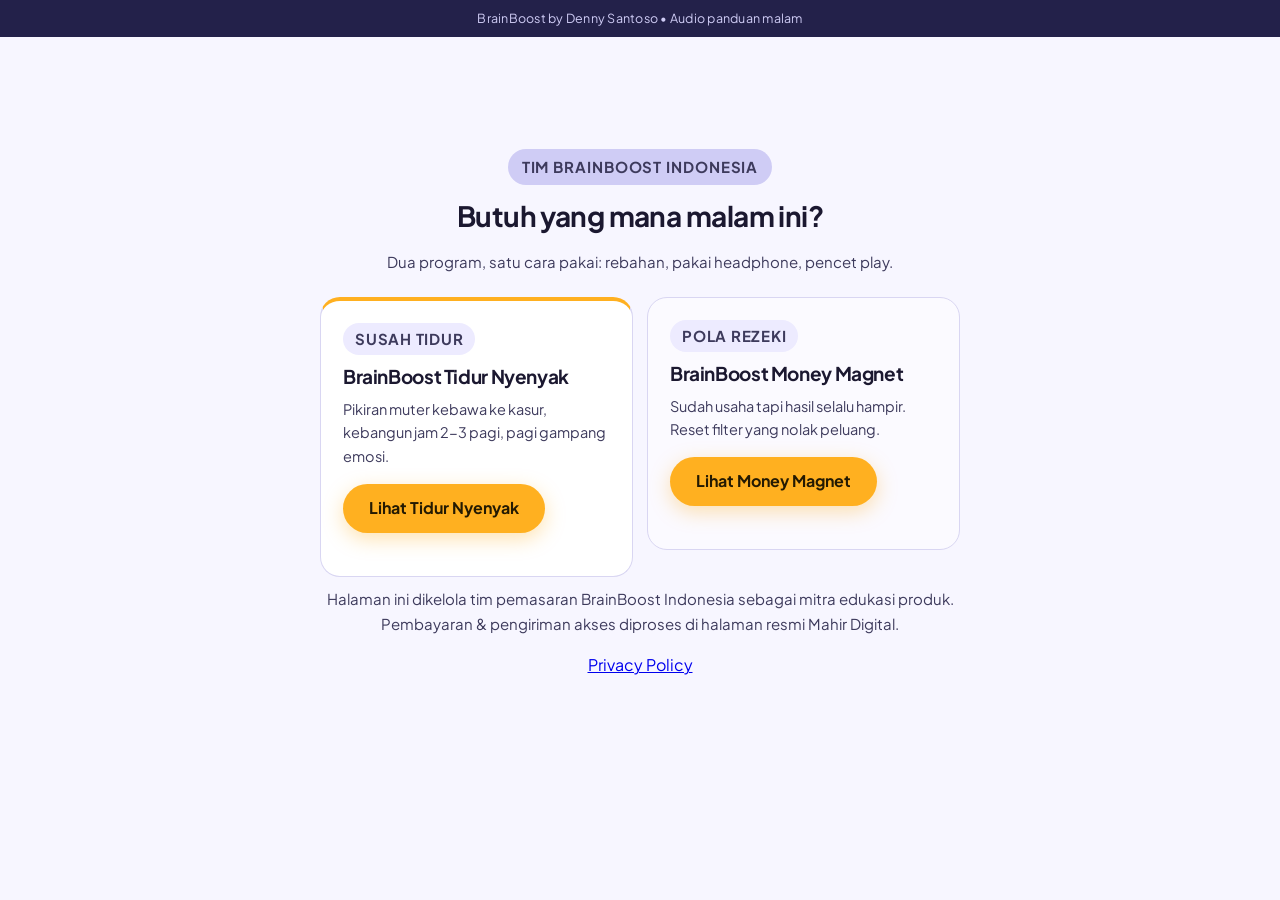
<file: site/index.html>
<!DOCTYPE html>
<html lang="id">
<head>
<meta charset="UTF-8">
<meta name="viewport" content="width=device-width, initial-scale=1.0">
<meta name="theme-color" content="#2E2B5E">
<title>BrainBoost Indonesia — Pilih Program Malam Ini</title>
<meta name="description" content="Pilih program BrainBoost by Denny Santoso: Tidur Nyenyak untuk rutinitas tidur, atau Money Magnet untuk reset filter rezeki.">
<meta name="robots" content="index,follow">
<link rel="icon" href="tidur-nyenyak/assets/favicon.png">
<link rel="preconnect" href="https://fonts.googleapis.com">
<link rel="preconnect" href="https://fonts.gstatic.com" crossorigin>
<link href="https://fonts.googleapis.com/css2?family=Plus+Jakarta+Sans:wght@500;700&display=swap" rel="stylesheet">
<link rel="stylesheet" href="_shared/styles.css">
</head>
<body>

<div class="announce" role="note">
  BrainBoost by Denny Santoso &bull; Audio panduan malam
</div>

<main class="doc">
  <div class="wrap narrow center" style="padding:64px 20px">
    <p class="eyebrow">Tim BrainBoost Indonesia</p>
    <h1 style="font-size:28px">Butuh yang mana malam ini?</h1>
    <p class="lede">Dua program, satu cara pakai: rebahan, pakai headphone, pencet play.</p>

    <div class="paket-grid" style="text-align:left">
      <article class="lapis lapis-a">
        <p class="lapis-tag">Susah tidur</p>
        <h3>BrainBoost Tidur Nyenyak</h3>
        <p style="font-size:14.5px;color:#3d3a5c">Pikiran muter kebawa ke kasur, kebangun jam 2-3 pagi, pagi gampang emosi.</p>
        <p><a class="btn" href="./tidur-nyenyak/">Lihat Tidur Nyenyak</a></p>
      </article>
      <article class="lapis lapis-b" style="border-style:solid">
        <p class="lapis-tag">Pola rezeki</p>
        <h3>BrainBoost Money Magnet</h3>
        <p style="font-size:14.5px;color:#3d3a5c">Sudah usaha tapi hasil selalu hampir. Reset filter yang nolak peluang.</p>
        <p><a class="btn" href="./money-magnet/">Lihat Money Magnet</a></p>
      </article>
    </div>

    <p class="disclaimer">Halaman ini dikelola tim pemasaran BrainBoost Indonesia sebagai mitra edukasi produk. Pembayaran &amp; pengiriman akses diproses di halaman resmi Mahir Digital.</p>
    <nav aria-label="Legal">
      <a href="./_shared/privacy.html">Privacy Policy</a>
    </nav>
  </div>
</main>

</body>
</html>
</file>
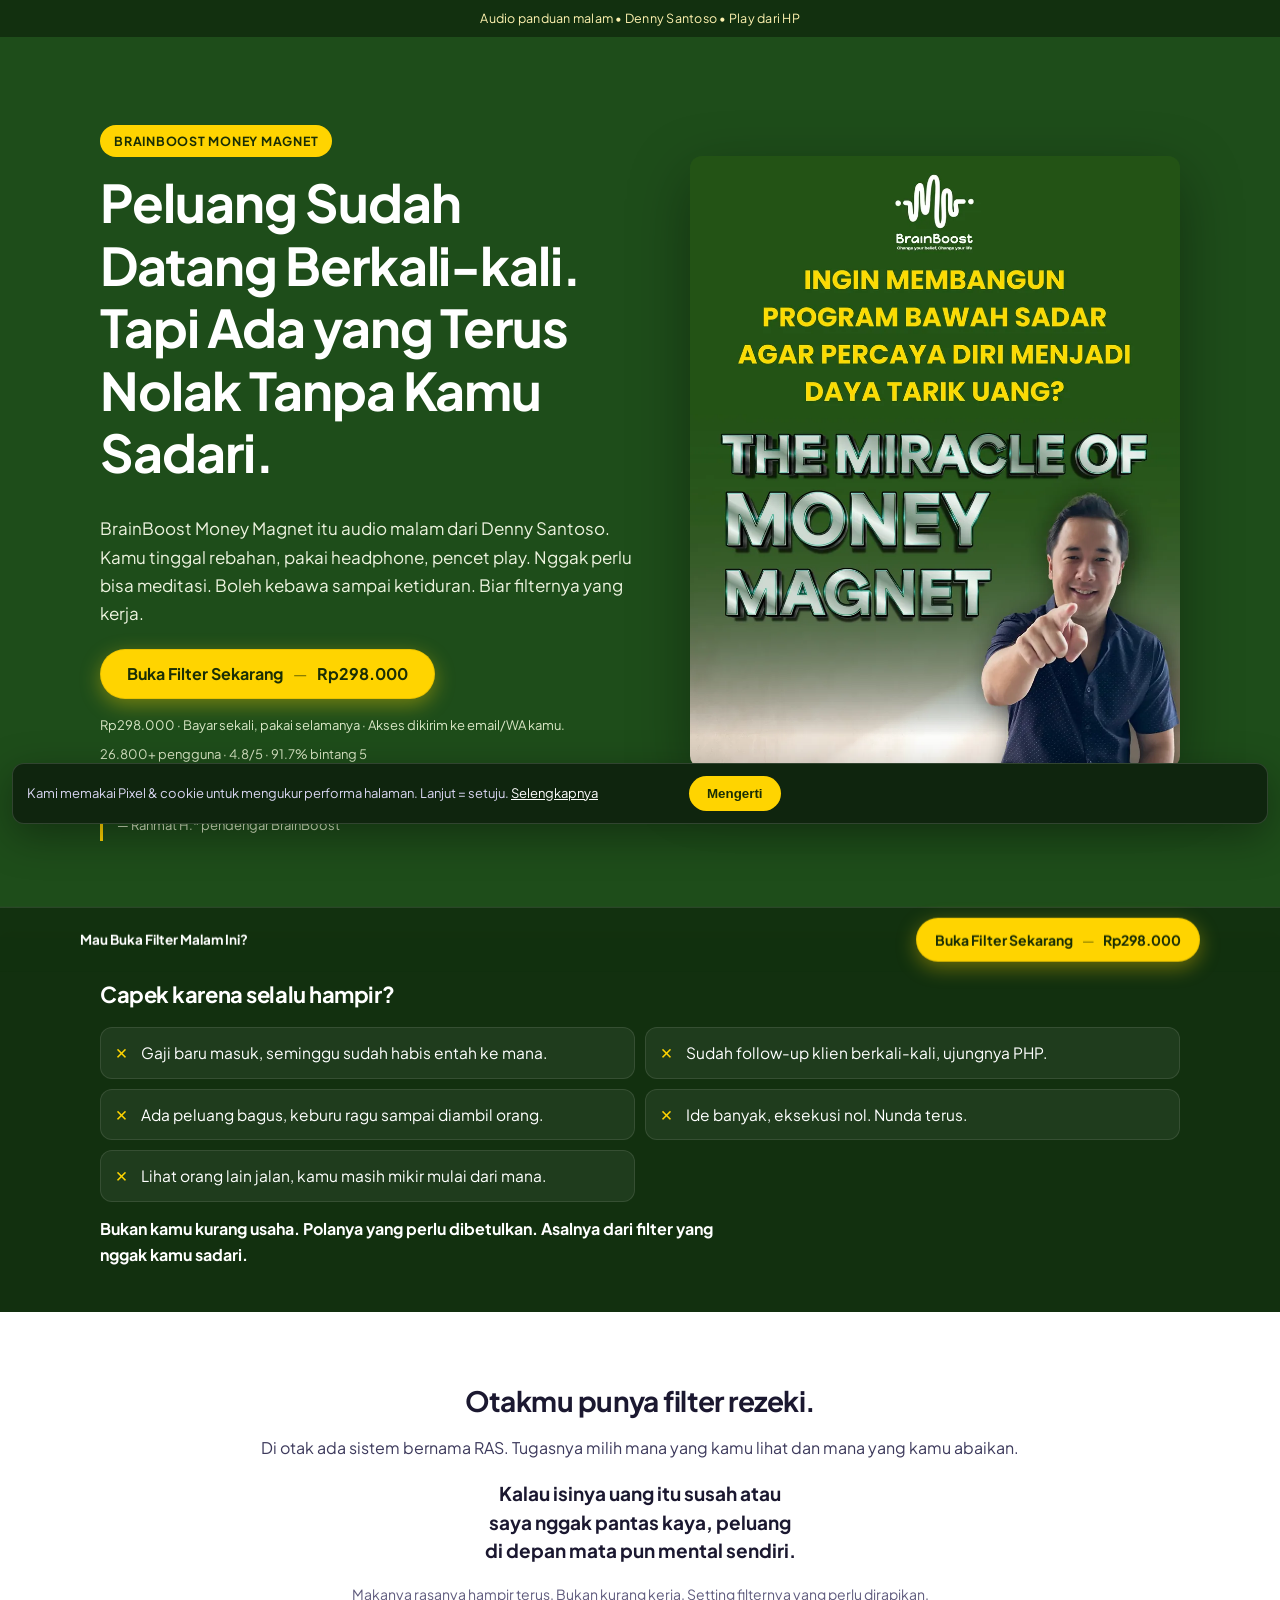
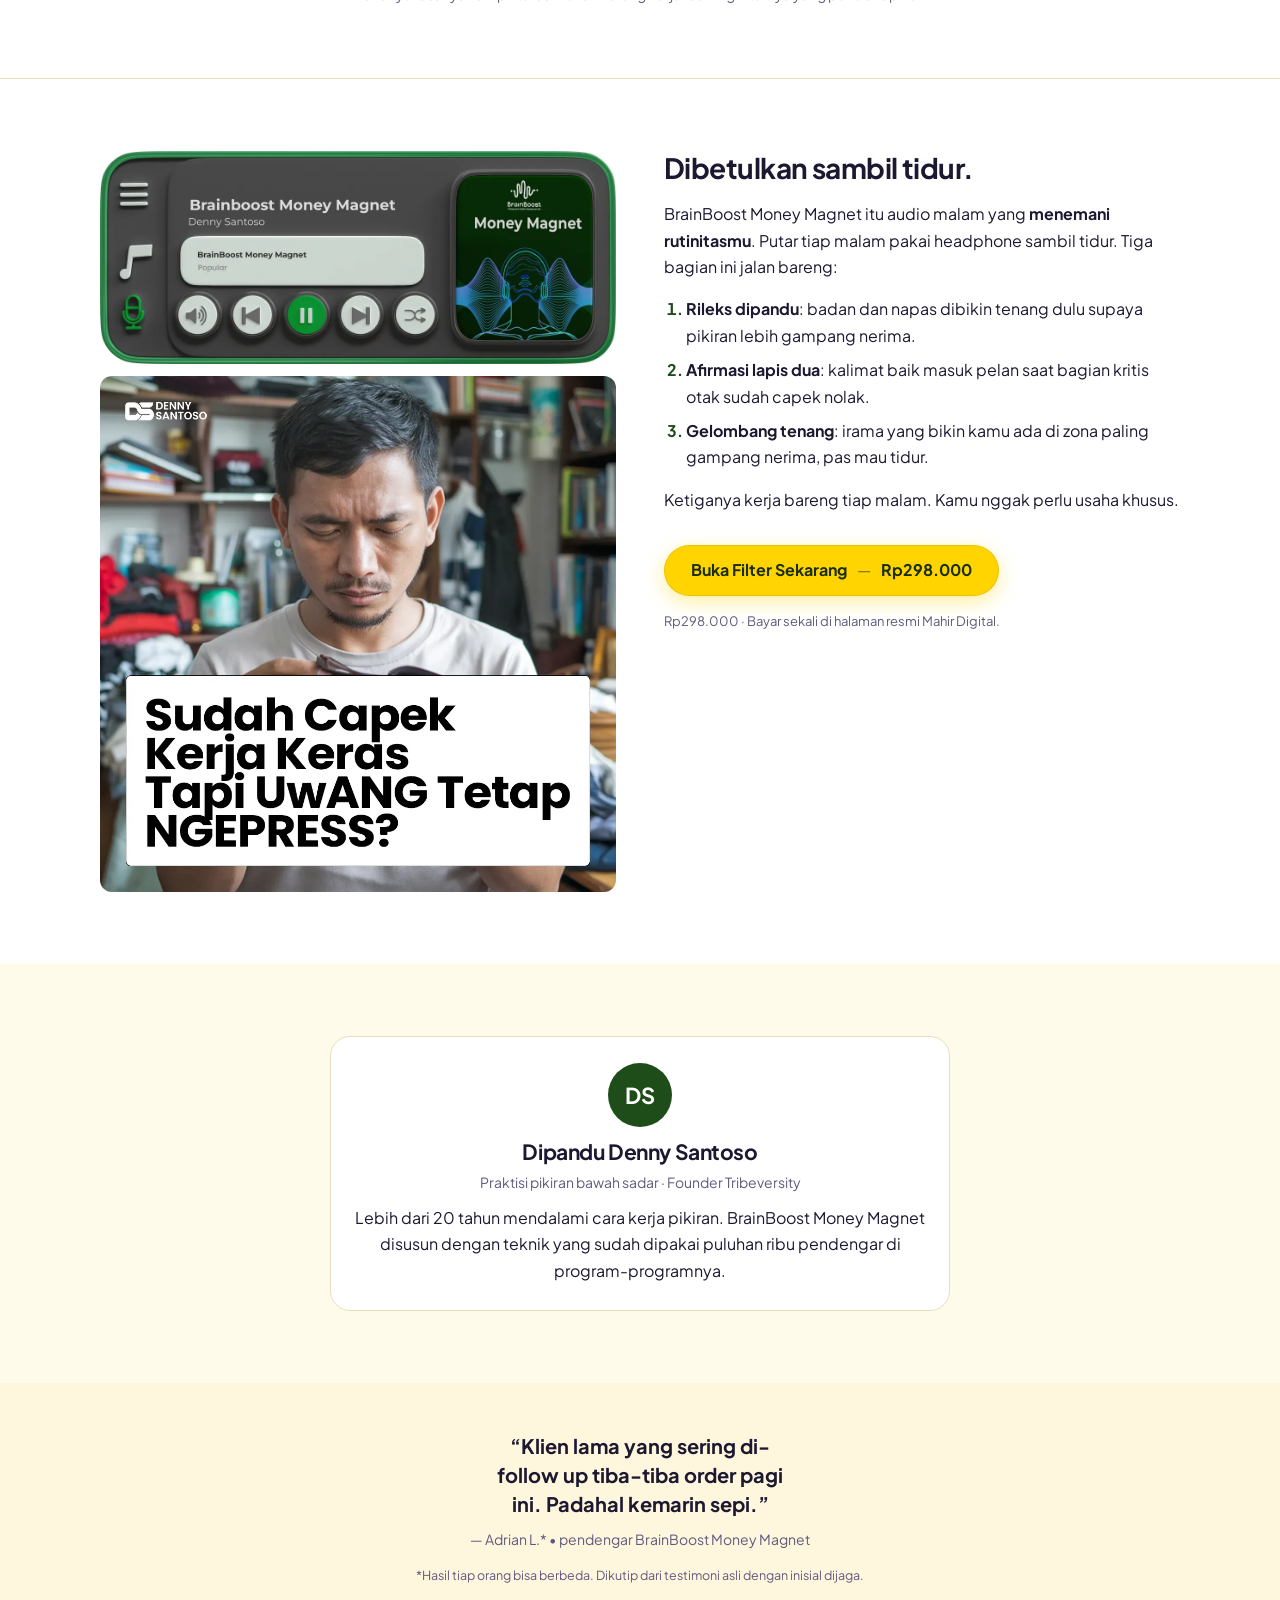
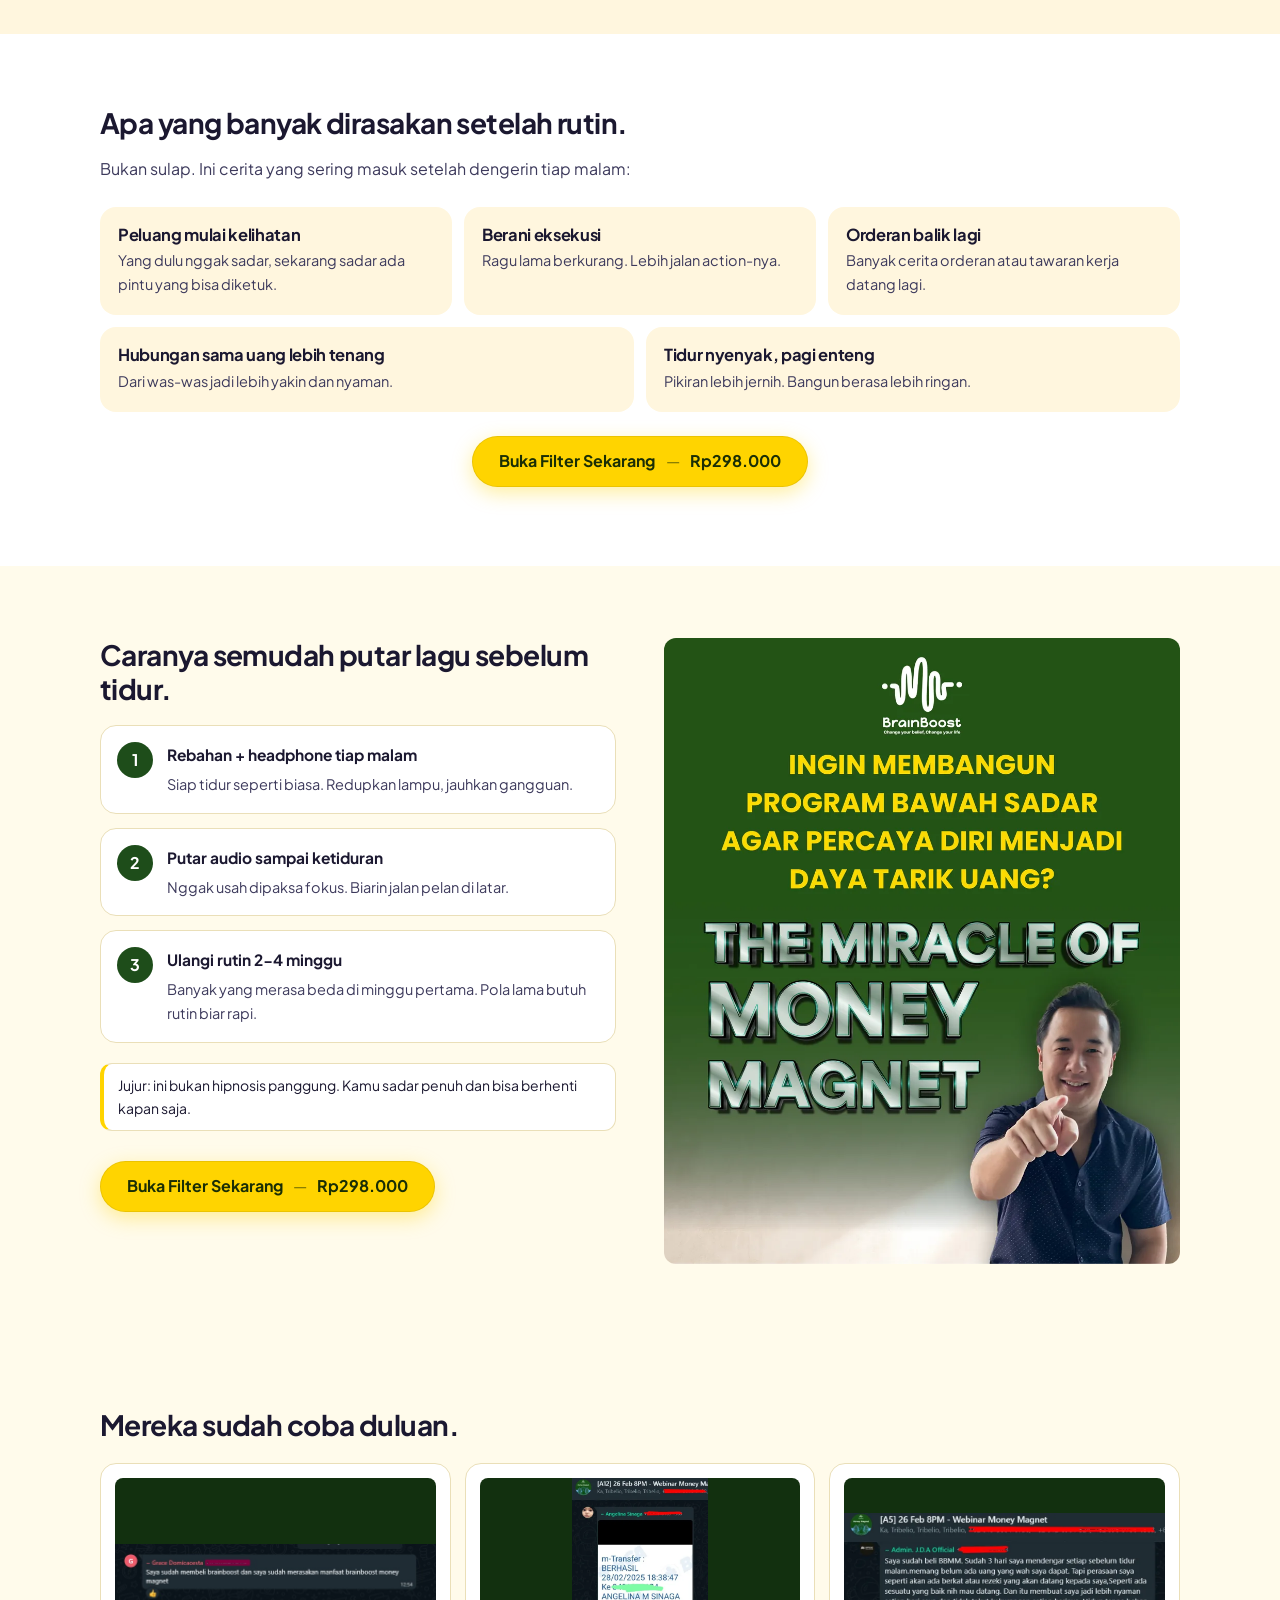
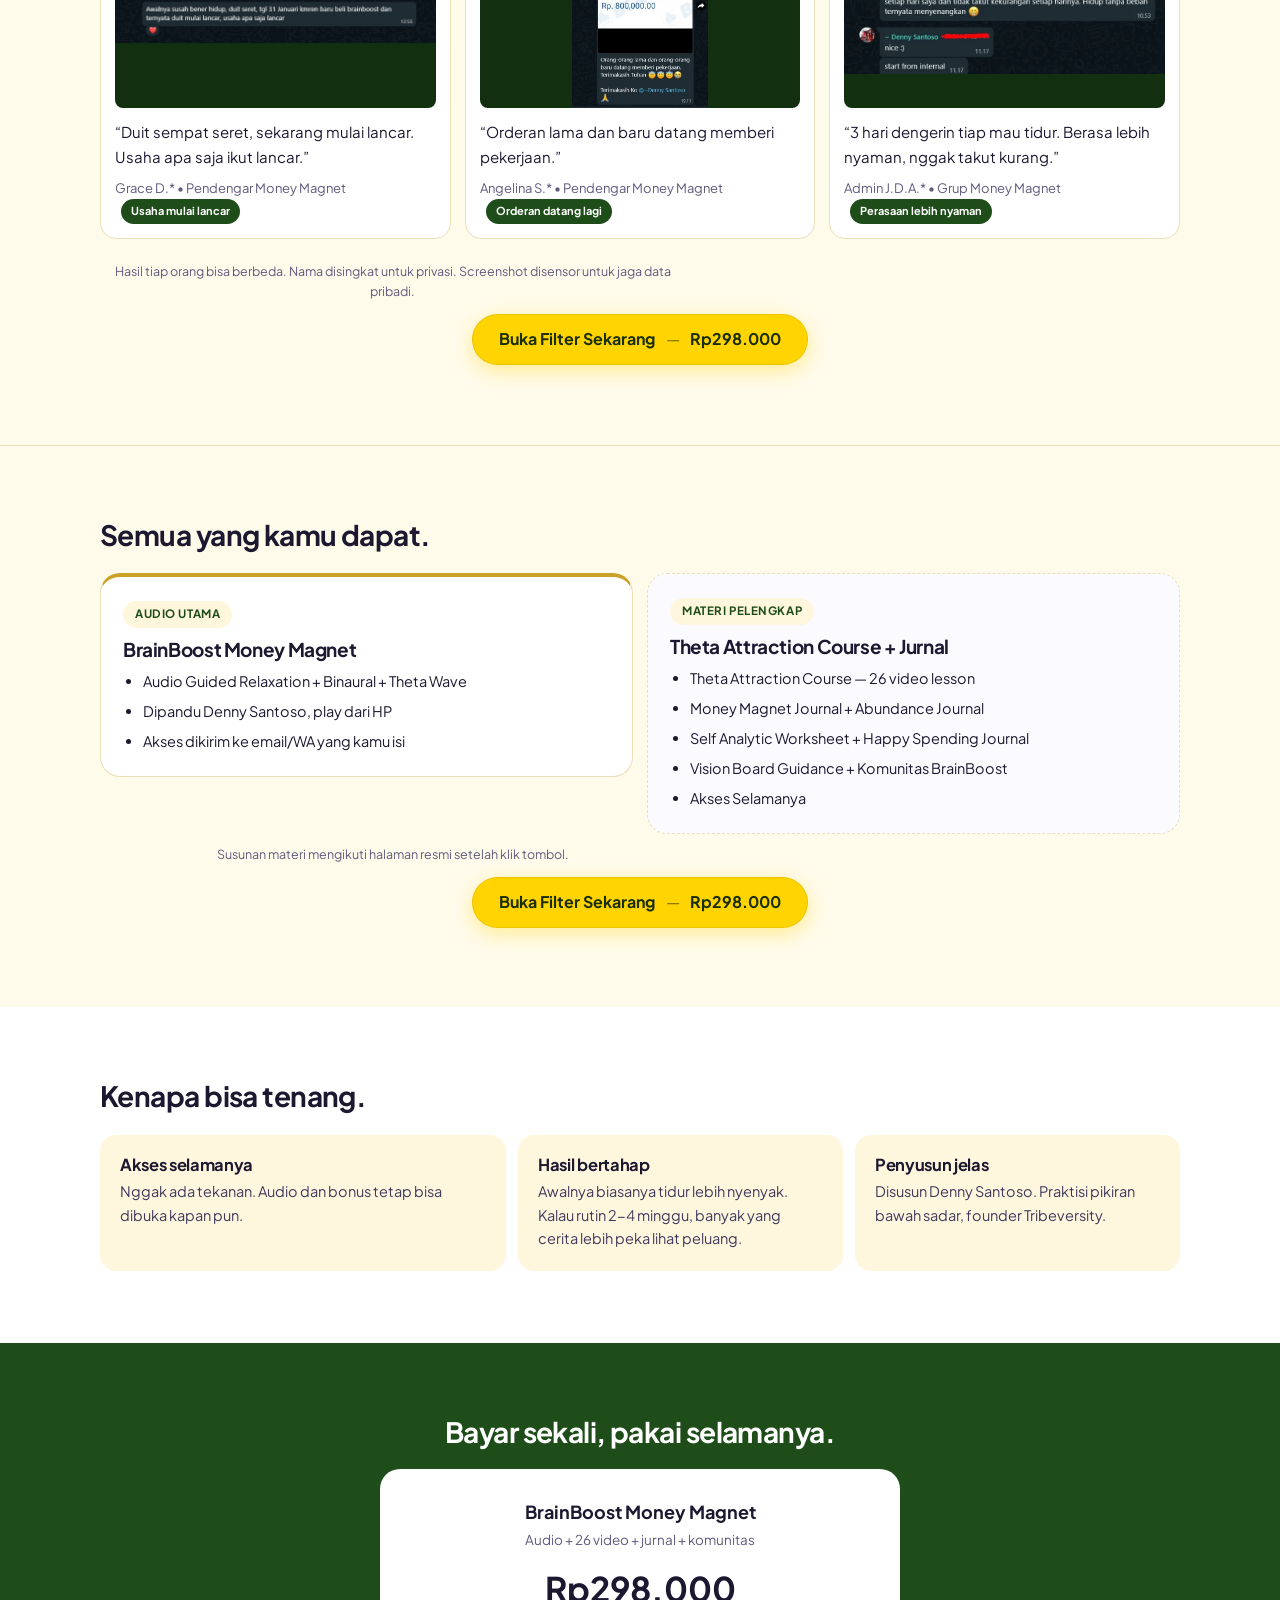
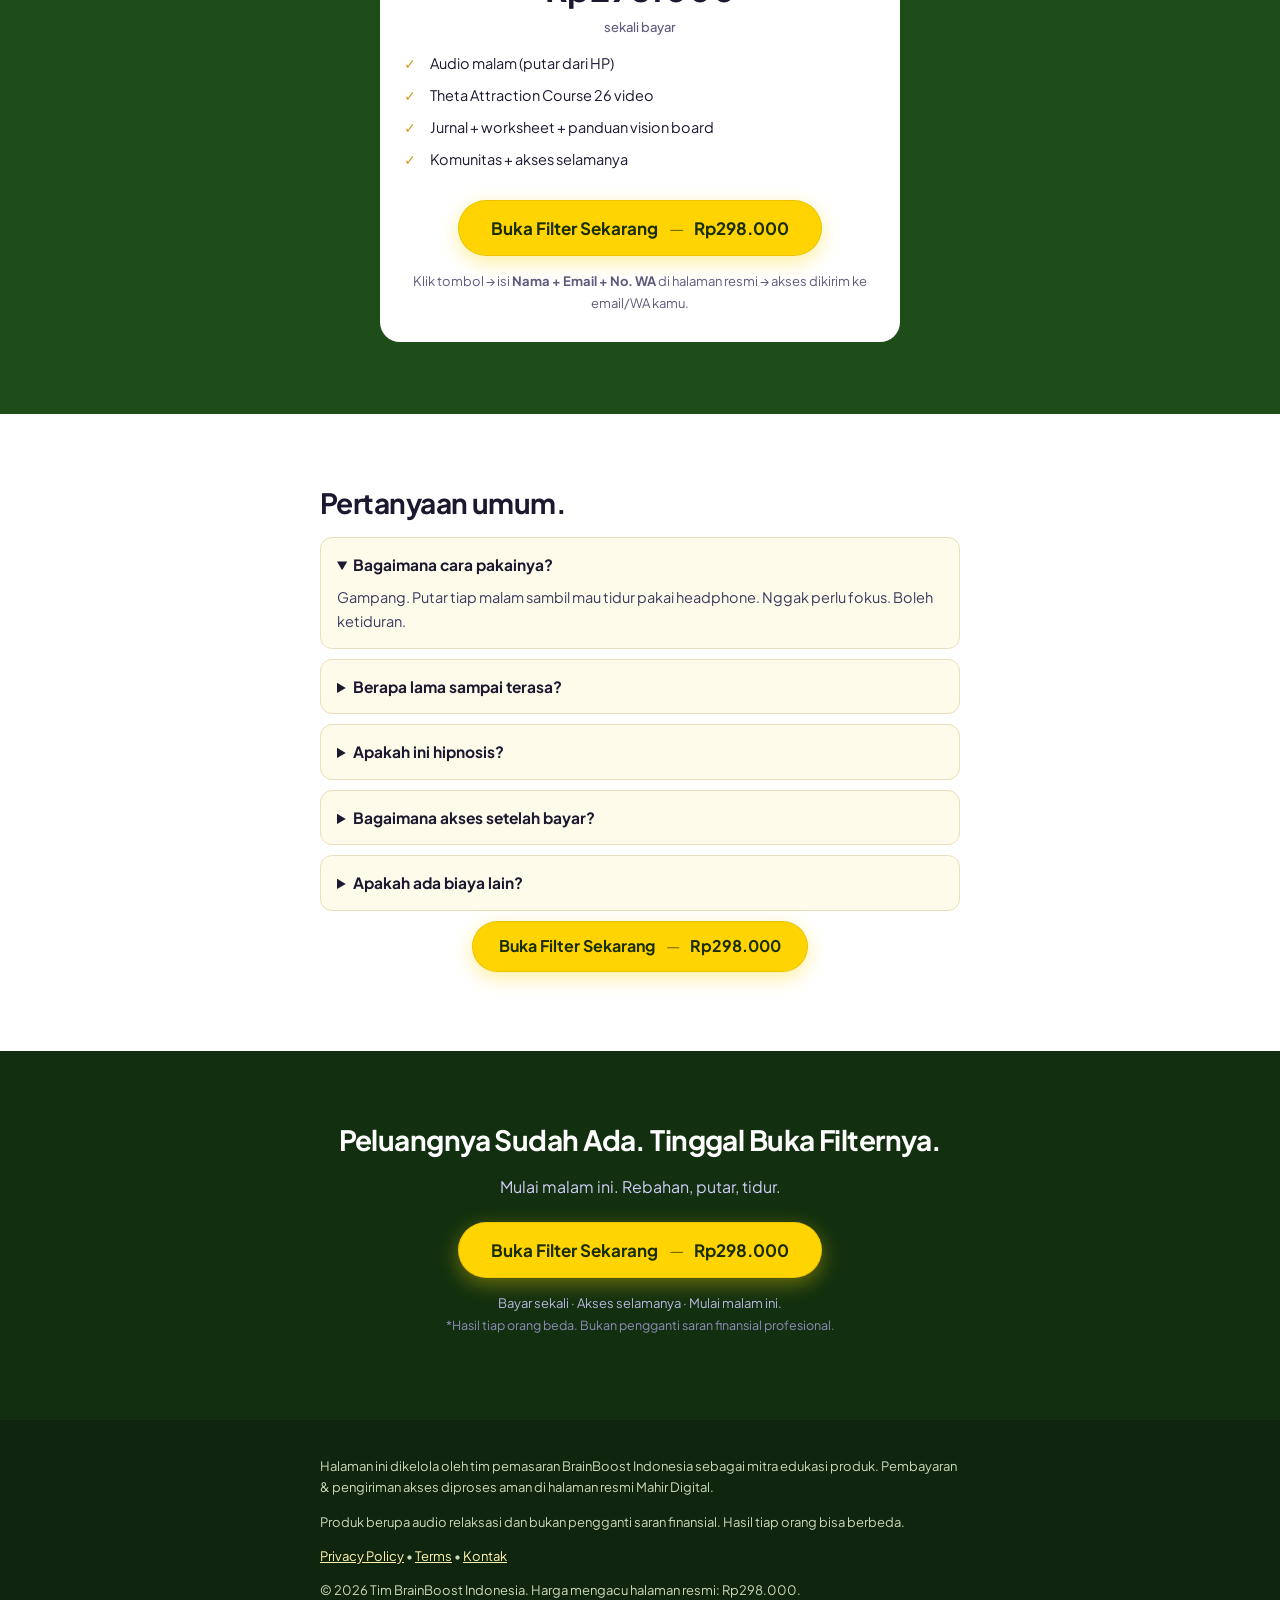
<file: site/money-magnet/index.html>
<!DOCTYPE html>
<html lang="id" data-product="money-magnet">
<head>
<meta charset="UTF-8">
<meta name="viewport" content="width=device-width, initial-scale=1.0">
<meta name="theme-color" content="#2E2B5E">
<title>BrainBoost Money Magnet — Audio Malam Untuk Reset Filter Rezeki | Denny Santoso</title>
<meta name="description" content="BrainBoost Money Magnet by Denny Santoso: audio panduan malam 30-40 menit dengan relaksasi + afirmasi + theta wave. Tinggal rebahan, pakai headphone, pencet play. Rp298.000 sekali bayar.">
<meta property="og:title" content="Peluang Sudah Datang Berkali-kali. Tapi Ada yang Terus Nolak.">
<meta property="og:description" content="Audio panduan malam dari Denny Santoso. Rebahan, pakai headphone, pencet play. Rp298.000 sekali bayar, akses selamanya.">
<meta property="og:type" content="website">
<meta property="og:image" content="assets/hero-money-magnet.webp">
<!-- TODO-DEPLOY: jadikan og:image + favicon URL absolut (https://domain-anda/site/money-magnet/assets/...) setelah custom domain fix agar terbaca scraper WA/FB -->
<link rel="icon" href="assets/favicon.jpg">
<link rel="preconnect" href="https://fonts.googleapis.com">
<link rel="preconnect" href="https://fonts.gstatic.com" crossorigin>
<link href="https://fonts.googleapis.com/css2?family=Plus+Jakarta+Sans:wght@500;700&display=swap" rel="stylesheet">
<link rel="stylesheet" href="../_shared/styles.css">
<style>
  /* Nuansa Money hybrid hijau-krem selaras foto iklan: hero/final/sticky hijau, tengah krem */
  :root{
    --navy:#1E4D1A; --navy-2:#12300F;
    --card:#FFF6DE; --bg:#FFFBEB; --line:#EADFB8; --gold:#C9A227;
    --cta:#FFD400; --cta-ink:#1A2E05;
  }
  .announce{background:var(--navy-2);color:#FFF3B0}
  .eyebrow{background:var(--cta);color:var(--cta-ink)}
  .hero .sub{color:#EDF3DF}
  .hero .micro{color:#D9E6C5}
  .visual-cap{color:#D9E6C5}
  .mini-quote{border-left-color:var(--cta)}
  .mini-quote figcaption{color:#D9E6C5}
  .btn{box-shadow:0 6px 20px rgba(255,212,0,.38);border:1px solid rgba(0,0,0,.08)}
  .sticky{background:rgba(18,48,15,.96);border-top-color:rgba(255,255,255,.14)}
  .footer{background:#0F250E;color:#CBD8B8}
  .footer a{color:#FFF3B0}
  .cookie{background:#0F250E}
  .lapis-a{ border-top-color:var(--gold); }
  .p-list li::before{ color:var(--gold); }
  .hero-visual img{ aspect-ratio:4/5; }
  @media(max-width:767px){ .hero-visual img{ aspect-ratio:auto; } }
  .tcard img{ background:#12300F; }
</style>
<script src="../_shared/config.js" defer></script>
<script src="../_shared/app.js" defer></script>
</head>
<body>

<!-- 1. Announcement tipis -->
<div class="announce" role="note">
  Audio panduan malam &bull; Denny Santoso &bull; Play dari HP
</div>

<header class="hero" id="top">
  <div class="wrap hero-grid">
    <div class="hero-copy">
      <p class="eyebrow">BrainBoost Money Magnet</p>
      <h1 id="headline">Peluang Sudah Datang Berkali-kali. Tapi Ada yang Terus Nolak Tanpa Kamu Sadari.</h1>
      <p class="sub">BrainBoost Money Magnet itu audio malam dari Denny Santoso. Kamu tinggal rebahan, pakai headphone, pencet play. Nggak perlu bisa meditasi. Boleh kebawa sampai ketiduran. Biar filternya yang kerja.</p>

      <div class="cta-block">
        <a class="btn" href="../_shared/lanjut.html" target="_blank" rel="nofollow sponsored noopener" data-cta="hero"><span class="btn-main">Buka Filter Sekarang</span><span class="btn-sep"> &mdash; </span><span class="btn-price">Rp298.000</span></a>
        <p class="micro">Rp298.000 &middot; Bayar sekali, pakai selamanya &middot; Akses dikirim ke email/WA kamu.</p>
      </div>

      <p class="micro">26.800+ pengguna &middot; 4.8/5 &middot; 91.7% bintang 5</p>

      <figure class="mini-quote">
        <blockquote>&ldquo;Saya dengerin 5 hari, orderan proyek mulai ada sampai saat ini.&rdquo;</blockquote>
        <figcaption>&mdash; Rahmat H.* <span class="dim">pendengar BrainBoost</span></figcaption>
      </figure>

    </div>

    <div class="hero-visual">
      <img src="assets/hero-money-magnet.webp" alt="Denny Santoso — BrainBoost Money Magnet, program bawah sadar daya tarik uang" width="1000" height="1213" fetchpriority="high" decoding="async">
      <p class="visual-cap">Audio malam &bull; Rileks + Afirmasi + Gelombang tenang</p>
    </div>
  </div>
</header>

<main>
<!-- 3. Problem 5x -->
<section class="masalah" aria-labelledby="h-masalah">
  <div class="wrap">
    <h2 id="h-masalah">Capek karena selalu hampir?</h2>
    <ul class="masalah-list reveal">
      <li>Gaji baru masuk, seminggu sudah habis entah ke mana.</li>
      <li>Sudah follow-up klien berkali-kali, ujungnya PHP.</li>
      <li>Ada peluang bagus, keburu ragu sampai diambil orang.</li>
      <li>Ide banyak, eksekusi nol. Nunda terus.</li>
      <li>Lihat orang lain jalan, kamu masih mikir mulai dari mana.</li>
    </ul>
    <p class="masalah-close">Bukan kamu kurang usaha. Polanya yang perlu dibetulkan. Asalnya dari filter yang nggak kamu sadari.</p>
  </div>
</section>

<!-- 4. Mekanisme Filter Invisible / RAS -->
<section class="mekanisme" aria-labelledby="h-mekanisme">
  <div class="wrap">
    <h2 id="h-mekanisme">Otakmu punya filter rezeki.</h2>
    <p class="lede">Di otak ada sistem bernama RAS. Tugasnya milih mana yang kamu lihat dan mana yang kamu abaikan.</p>
    <p class="pintu reveal">Kalau isinya uang itu susah atau saya nggak pantas kaya, peluang di depan mata pun mental sendiri.</p>
    <p class="pintu-note">Makanya rasanya hampir terus. Bukan kurang kerja. Setting filternya yang perlu dirapikan.</p>
  </div>
</section>

<!-- 5. Solusi + mockup -->
<section class="solusi" aria-labelledby="h-solusi">
  <div class="wrap split">
    <div class="split-media">
      <img src="assets/mockup-player.webp" alt="Player audio BrainBoost Money Magnet Denny Santoso" width="1200" height="496" loading="lazy" decoding="async">
      <img src="assets/problem-capek.webp" alt="Sudah capek kerja keras tapi uang tetap ngepress — cerminan audiens" width="1000" height="1000" loading="lazy" decoding="async">
    </div>
    <div class="split-copy">
      <h2 id="h-solusi">Dibetulkan sambil tidur.</h2>
      <p>BrainBoost Money Magnet itu audio malam yang <strong>menemani rutinitasmu</strong>. Putar tiap malam pakai headphone sambil tidur. Tiga bagian ini jalan bareng:</p>
      <ol class="tech">
        <li><strong>Rileks dipandu</strong>: badan dan napas dibikin tenang dulu supaya pikiran lebih gampang nerima.</li>
        <li><strong>Afirmasi lapis dua</strong>: kalimat baik masuk pelan saat bagian kritis otak sudah capek nolak.</li>
        <li><strong>Gelombang tenang</strong>: irama yang bikin kamu ada di zona paling gampang nerima, pas mau tidur.</li>
      </ol>
      <p>Ketiganya kerja bareng tiap malam. Kamu nggak perlu usaha khusus.</p>
      <a class="btn" href="../_shared/lanjut.html" target="_blank" rel="nofollow sponsored noopener" data-cta="solusi"><span class="btn-main">Buka Filter Sekarang</span><span class="btn-sep"> &mdash; </span><span class="btn-price">Rp298.000</span></a>
      <p class="micro">Rp298.000 &middot; Bayar sekali di halaman resmi Mahir Digital.</p>
    </div>
  </div>
</section>

<!-- 6. Creator -->
<section class="creator" aria-labelledby="h-creator">
  <div class="wrap">
    <div class="creator-card reveal">
      <div class="creator-mono" aria-hidden="true">DS</div>
      <h2 id="h-creator">Dipandu Denny Santoso</h2>
      <p class="creator-role">Praktisi pikiran bawah sadar &middot; Founder Tribeversity</p>
      <p>Lebih dari 20 tahun mendalami cara kerja pikiran. BrainBoost Money Magnet disusun dengan teknik yang sudah dipakai puluhan ribu pendengar di program-programnya.</p>
    </div>
  </div>
</section>

<!-- Quote break -->
<section class="quote-break" aria-label="Cerita pendengar">
  <div class="wrap">
    <blockquote class="reveal">&ldquo;Klien lama yang sering di-follow up tiba-tiba order pagi ini. Padahal kemarin sepi.&rdquo;</blockquote>
    <p class="quote-by">&mdash; Adrian L.* &bull; pendengar BrainBoost Money Magnet</p>
    <p class="disclaimer">*Hasil tiap orang bisa berbeda. Dikutip dari testimoni asli dengan inisial dijaga.</p>
  </div>
</section>

<!-- 7. Outcome -->
<section class="manfaat" aria-labelledby="h-manfaat">
  <div class="wrap">
    <h2 id="h-manfaat">Apa yang banyak dirasakan setelah rutin.</h2>
    <p class="lede">Bukan sulap. Ini cerita yang sering masuk setelah dengerin tiap malam:</p>
    <div class="grid5 reveal">
      <article><h3>Peluang mulai kelihatan</h3><p>Yang dulu nggak sadar, sekarang sadar ada pintu yang bisa diketuk.</p></article>
      <article><h3>Berani eksekusi</h3><p>Ragu lama berkurang. Lebih jalan action-nya.</p></article>
      <article><h3>Orderan balik lagi</h3><p>Banyak cerita orderan atau tawaran kerja datang lagi.</p></article>
      <article><h3>Hubungan sama uang lebih tenang</h3><p>Dari was-was jadi lebih yakin dan nyaman.</p></article>
      <article><h3>Tidur nyenyak, pagi enteng</h3><p>Pikiran lebih jernih. Bangun berasa lebih ringan.</p></article>
    </div>
    <div class="center">
      <a class="btn" href="../_shared/lanjut.html" target="_blank" rel="nofollow sponsored noopener" data-cta="manfaat"><span class="btn-main">Buka Filter Sekarang</span><span class="btn-sep"> &mdash; </span><span class="btn-price">Rp298.000</span></a>
    </div>
  </div>
</section>

<!-- Cara pakai -->
<section class="cara" aria-labelledby="h-cara">
  <div class="wrap split">
    <div class="split-copy">
      <h2 id="h-cara">Caranya semudah putar lagu sebelum tidur.</h2>
      <ol class="steps">
        <li><span class="num">1</span><div><strong>Rebahan + headphone tiap malam</strong><p>Siap tidur seperti biasa. Redupkan lampu, jauhkan gangguan.</p></div></li>
        <li><span class="num">2</span><div><strong>Putar audio sampai ketiduran</strong><p>Nggak usah dipaksa fokus. Biarin jalan pelan di latar.</p></div></li>
        <li><span class="num">3</span><div><strong>Ulangi rutin 2-4 minggu</strong><p>Banyak yang merasa beda di minggu pertama. Pola lama butuh rutin biar rapi.</p></div></li>
      </ol>
      <p class="jujur">Jujur: ini bukan hipnosis panggung. Kamu sadar penuh dan bisa berhenti kapan saja.</p>
      <a class="btn" href="../_shared/lanjut.html" target="_blank" rel="nofollow sponsored noopener" data-cta="cara"><span class="btn-main">Buka Filter Sekarang</span><span class="btn-sep"> &mdash; </span><span class="btn-price">Rp298.000</span></a>
    </div>
    <div class="split-media">
      <img src="assets/hero-money-magnet.webp" alt="Rutinitas malam BrainBoost Money Magnet" width="1000" height="1213" loading="lazy" decoding="async">
    </div>
  </div>
</section>

<!-- 8. Testimoni -->
<section class="testi" aria-labelledby="h-testi">
  <div class="wrap">
    <h2 id="h-testi">Mereka sudah coba duluan.</h2>
    <div class="testi-grid">
      <article class="tcard reveal">
        <img src="assets/testi-lancar.jpeg" alt="Screenshot testimoni duit seret jadi lancar, usaha ikut lancar" width="650" height="200" loading="lazy" decoding="async">
        <p class="ttext">&ldquo;Duit sempat seret, sekarang mulai lancar. Usaha apa saja ikut lancar.&rdquo;</p>
        <p class="tby">Grace D.* &bull; Pendengar Money Magnet <span class="badge">Usaha mulai lancar</span></p>
      </article>
      <article class="tcard reveal">
        <img src="assets/testi-order.webp" alt="Screenshot testimoni orderan lama dan baru datang memberi pekerjaan" width="467" height="788" loading="lazy" decoding="async">
        <p class="ttext">&ldquo;Orderan lama dan baru datang memberi pekerjaan.&rdquo;</p>
        <p class="tby">Angelina S.* &bull; Pendengar Money Magnet <span class="badge">Orderan datang lagi</span></p>
      </article>
      <article class="tcard reveal">
        <img src="assets/testi-nyaman.webp" alt="Screenshot testimoni perasaan lebih nyaman setelah 3 malam" width="800" height="402" loading="lazy" decoding="async">
        <p class="ttext">&ldquo;3 hari dengerin tiap mau tidur. Berasa lebih nyaman, nggak takut kurang.&rdquo;</p>
        <p class="tby">Admin J.D.A.* &bull; Grup Money Magnet <span class="badge">Perasaan lebih nyaman</span></p>
      </article>
    </div>
    <p class="disclaimer center">Hasil tiap orang bisa berbeda. Nama disingkat untuk privasi. Screenshot disensor untuk jaga data pribadi.</p>
    <div class="center">
      <a class="btn" href="../_shared/lanjut.html" target="_blank" rel="nofollow sponsored noopener" data-cta="testimoni"><span class="btn-main">Buka Filter Sekarang</span><span class="btn-sep"> &mdash; </span><span class="btn-price">Rp298.000</span></a>
    </div>
  </div>
</section>

<!-- 9. Paket full -->
<section class="paket" aria-labelledby="h-paket">
  <div class="wrap">
    <h2 id="h-paket">Semua yang kamu dapat.</h2>
    <div class="paket-grid">
      <article class="lapis lapis-a reveal">
        <p class="lapis-tag">Audio utama</p>
        <h3>BrainBoost Money Magnet</h3>
        <ul>
          <li>Audio Guided Relaxation + Binaural + Theta Wave</li>
          <li>Dipandu Denny Santoso, play dari HP</li>
          <li>Akses dikirim ke email/WA yang kamu isi</li>
        </ul>
      </article>
      <article class="lapis lapis-b reveal">
        <p class="lapis-tag">Materi pelengkap</p>
        <h3>Theta Attraction Course + Jurnal</h3>
        <ul>
          <li>Theta Attraction Course — 26 video lesson</li>
          <li>Money Magnet Journal + Abundance Journal</li>
          <li>Self Analytic Worksheet + Happy Spending Journal</li>
          <li>Vision Board Guidance + Komunitas BrainBoost</li>
          <li>Akses Selamanya</li>
        </ul>
      </article>
    </div>
    <p class="disclaimer">Susunan materi mengikuti halaman resmi setelah klik tombol.</p>
    <div class="center">
      <a class="btn" href="../_shared/lanjut.html" target="_blank" rel="nofollow sponsored noopener" data-cta="paket"><span class="btn-main">Buka Filter Sekarang</span><span class="btn-sep"> &mdash; </span><span class="btn-price">Rp298.000</span></a>
    </div>
  </div>
</section>

<!-- 10. Jaminan 3 kartu -->
<section class="jaminan" aria-labelledby="h-jaminan">
  <div class="wrap">
    <h2 id="h-jaminan">Kenapa bisa tenang.</h2>
    <div class="jgrid">
      <article class="jcard j-lead reveal">
        <h3>Akses selamanya</h3>
        <p>Nggak ada tekanan. Audio dan bonus tetap bisa dibuka kapan pun.</p>
      </article>
      <article class="jcard reveal">
        <h3>Hasil bertahap</h3>
        <p>Awalnya biasanya tidur lebih nyenyak. Kalau rutin 2-4 minggu, banyak yang cerita lebih peka lihat peluang.</p>
      </article>
      <article class="jcard reveal">
        <h3>Penyusun jelas</h3>
        <p>Disusun Denny Santoso. Praktisi pikiran bawah sadar, founder Tribeversity.</p>
      </article>
    </div>
  </div>
</section>

<!-- 11. Harga -->
<section class="harga" aria-labelledby="h-harga">
  <div class="wrap">
    <h2 id="h-harga">Bayar sekali, pakai selamanya.</h2>
    <div class="price-card reveal">
      <p class="p-name">BrainBoost Money Magnet</p>
      <p class="p-sub">Audio + 26 video + jurnal + komunitas</p>
      <p class="p-price">Rp298.000 <span>sekali bayar</span></p>
      <ul class="p-list">
        <li>Audio malam (putar dari HP)</li>
        <li>Theta Attraction Course 26 video</li>
        <li>Jurnal + worksheet + panduan vision board</li>
        <li>Komunitas + akses selamanya</li>
      </ul>
      <a class="btn btn-big" href="../_shared/lanjut.html" target="_blank" rel="nofollow sponsored noopener" data-cta="harga"><span class="btn-main">Buka Filter Sekarang</span><span class="btn-sep"> &mdash; </span><span class="btn-price">Rp298.000</span></a>
      <p class="micro">Klik tombol &rarr; isi <strong>Nama + Email + No. WA</strong> di halaman resmi &rarr; akses dikirim ke email/WA kamu.</p>
    </div>
  </div>
</section>

<!-- 12. FAQ -->
<section class="faq" aria-labelledby="h-faq">
  <div class="wrap narrow">
    <h2 id="h-faq">Pertanyaan umum.</h2>
    <details open>
      <summary>Bagaimana cara pakainya?</summary>
      <p>Gampang. Putar tiap malam sambil mau tidur pakai headphone. Nggak perlu fokus. Boleh ketiduran.</p>
    </details>
    <details>
      <summary>Berapa lama sampai terasa?</summary>
      <p>Beda-beda tiap orang. Banyak yang cerita minggu pertama tidur lebih nyenyak dan pikiran lebih ringan. Untuk pola yang lama, biasanya butuh rutin 2-4 minggu.</p>
    </details>
    <details>
      <summary>Apakah ini hipnosis?</summary>
      <p>Bukan hipnosis panggung. Isinya panduan rileks, afirmasi, dan irama tenang. Kamu sadar penuh dan bisa berhenti kapan saja.</p>
    </details>
    <details>
      <summary>Bagaimana akses setelah bayar?</summary>
      <p>Setelah bayar, akses dikirim ke email/WA yang kamu isi. Bisa mulai malam ini.</p>
    </details>
    <details>
      <summary>Apakah ada biaya lain?</summary>
      <p>Nggak ada. Rp298.000 sekali bayar. Tanpa bulanan.</p>
    </details>
    <div class="center">
      <a class="btn" href="../_shared/lanjut.html" target="_blank" rel="nofollow sponsored noopener" data-cta="faq"><span class="btn-main">Buka Filter Sekarang</span><span class="btn-sep"> &mdash; </span><span class="btn-price">Rp298.000</span></a>
    </div>
  </div>
</section>

<!-- 13. Final CTA -->
<section class="final" aria-labelledby="h-final">
  <div class="wrap narrow center">
    <h2 id="h-final">Peluangnya Sudah Ada. Tinggal Buka Filternya.</h2>
    <p class="lede">Mulai malam ini. Rebahan, putar, tidur.</p>
    <a class="btn btn-big" id="final-cta" href="../_shared/lanjut.html" target="_blank" rel="nofollow sponsored noopener" data-cta="final"><span class="btn-main">Buka Filter Sekarang</span><span class="btn-sep"> &mdash; </span><span class="btn-price">Rp298.000</span></a>
    <p class="micro">Bayar sekali &middot; Akses selamanya &middot; Mulai malam ini.</p>
    <p class="disclaimer">*Hasil tiap orang beda. Bukan pengganti saran finansial profesional.</p>
  </div>
</section>
</main>

<!-- Footer legal trust-first -->
<footer class="footer">
  <div class="wrap narrow">
    <p>Halaman ini dikelola oleh tim pemasaran BrainBoost Indonesia sebagai mitra edukasi produk. Pembayaran &amp; pengiriman akses diproses aman di halaman resmi Mahir Digital.</p>
    <p>Produk berupa audio relaksasi dan bukan pengganti saran finansial. Hasil tiap orang bisa berbeda.</p>
    <nav aria-label="Legal">
      <a href="../_shared/privacy.html">Privacy Policy</a> &bull;
      <a href="../_shared/privacy.html#terms">Terms</a> &bull;
      <a href="../_shared/privacy.html#kontak">Kontak</a>
    </nav>
    <p class="copy">&copy; 2026 Tim BrainBoost Indonesia. Harga mengacu halaman resmi: Rp298.000.</p>
  </div>
</footer>

<!-- Cookie banner mini (UU PDP) -->
<div class="cookie" id="cookie" hidden>
  <p>Kami memakai Pixel &amp; cookie untuk mengukur performa halaman. Lanjut = setuju. <a href="../_shared/privacy.html">Selengkapnya</a></p>
  <button type="button" id="cookie-ok">Mengerti</button>
</div>

<!-- Sticky bottom CTA -->
<div class="sticky" id="sticky" aria-hidden="true">
  <div class="sticky-in">
    <p class="sticky-txt">Mau Buka Filter Malam Ini?</p>
    <a class="btn btn-sticky" href="../_shared/lanjut.html" target="_blank" rel="nofollow sponsored noopener" data-cta="sticky"><span class="btn-main">Buka Filter Sekarang</span><span class="btn-sep"> &mdash; </span><span class="btn-price">Rp298.000</span></a>
  </div>
</div>

</body>
</html>
</file>
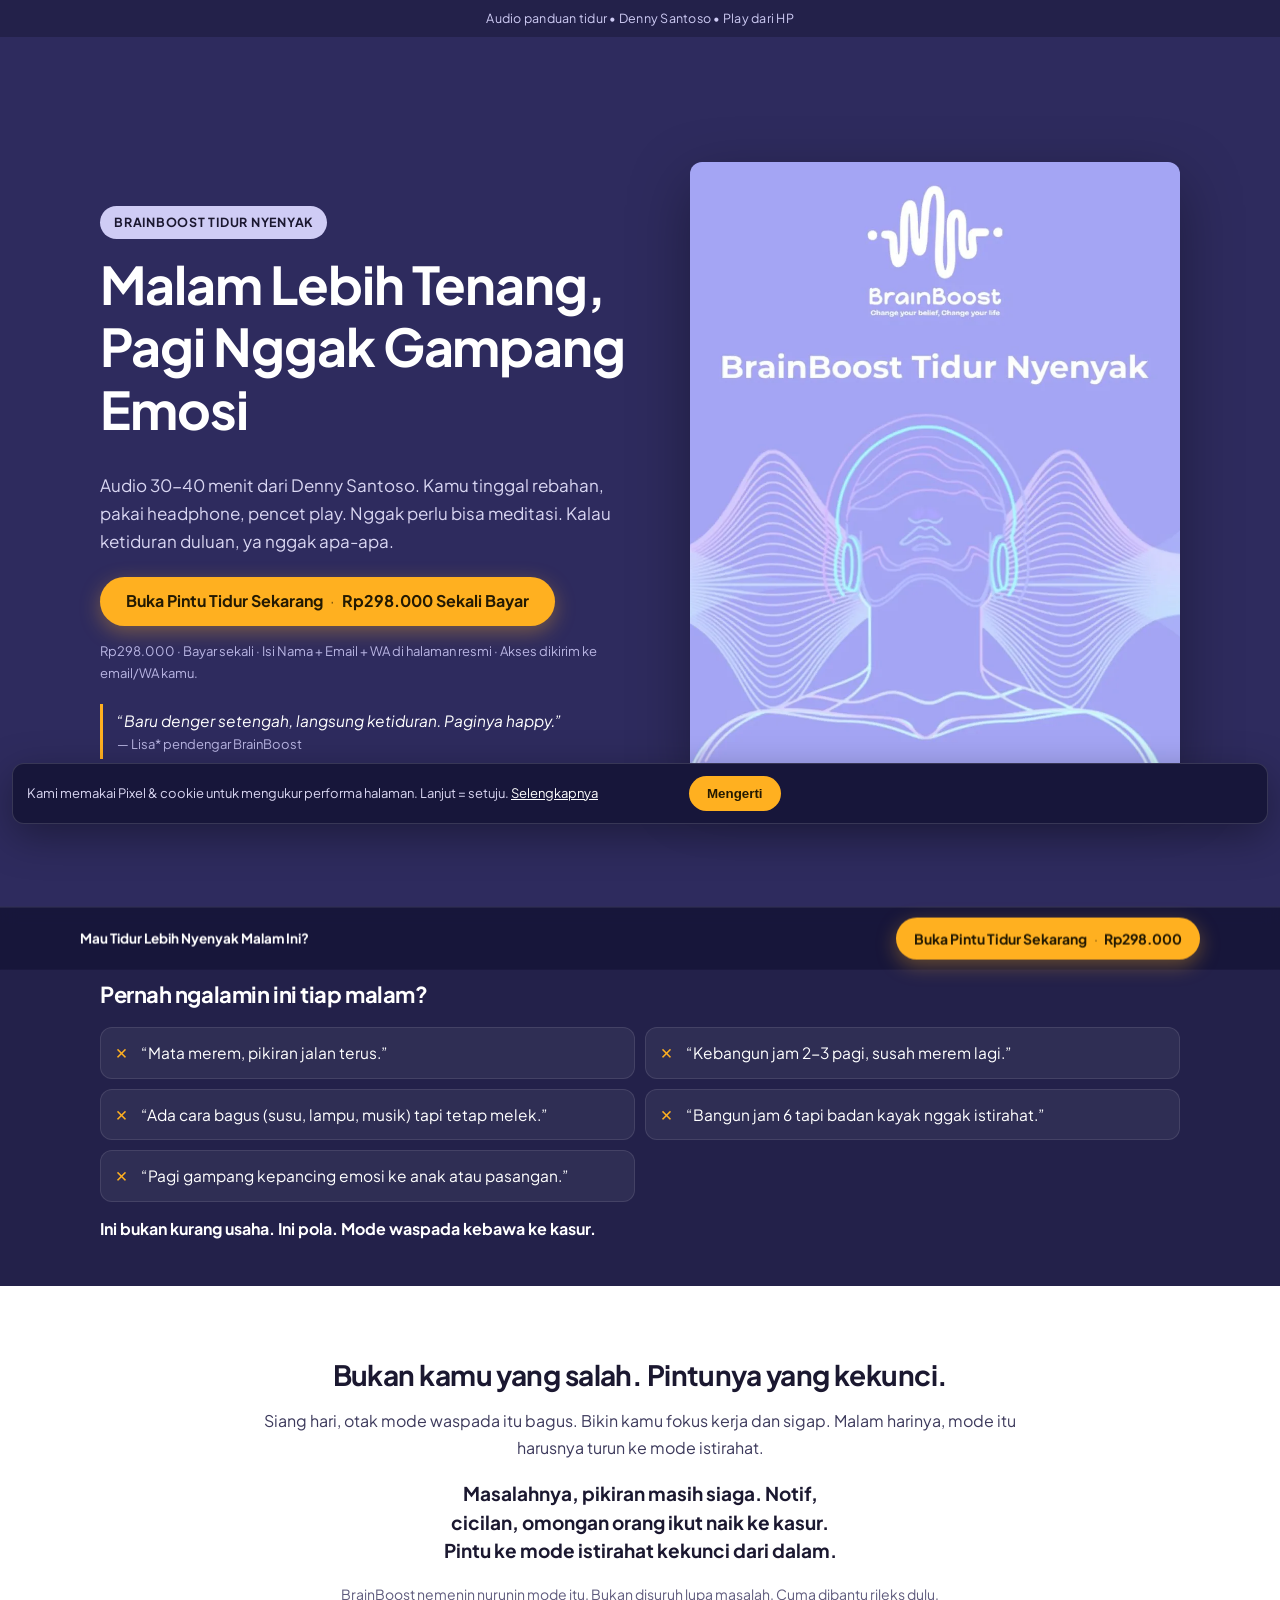
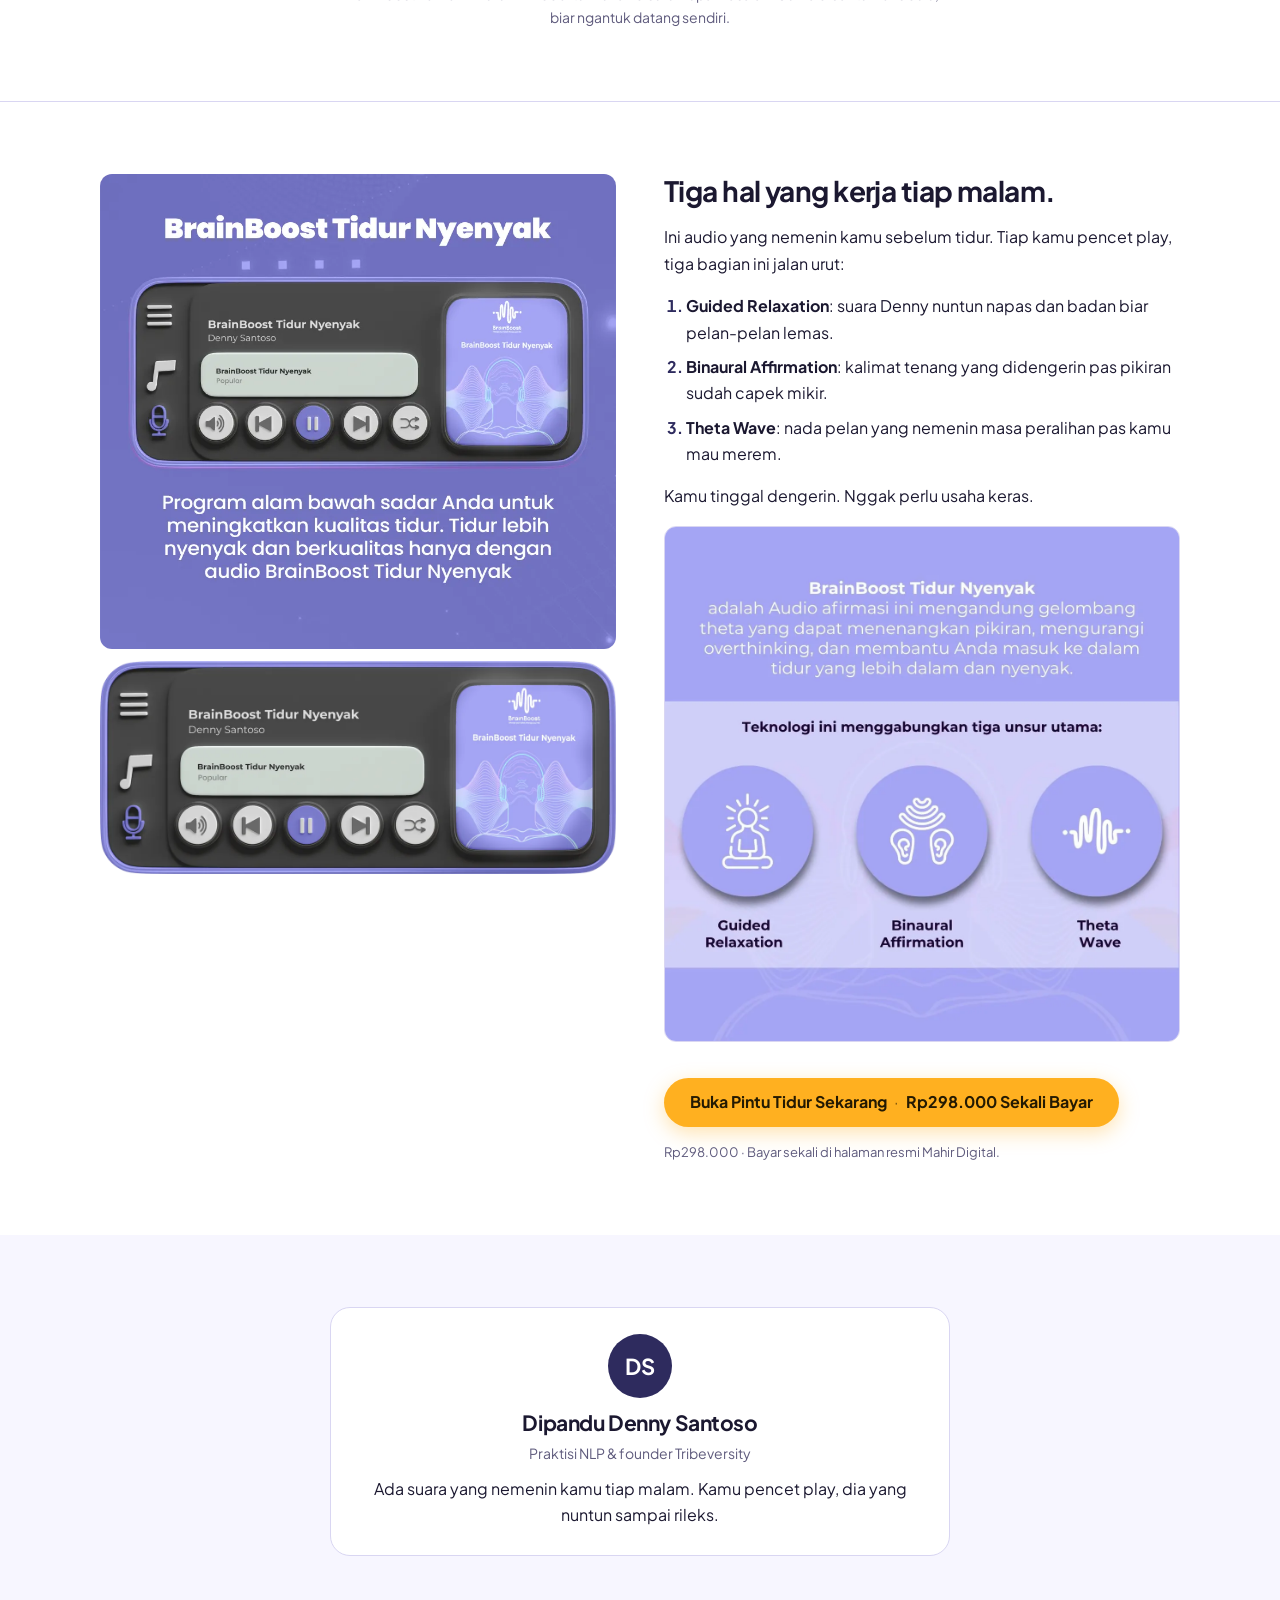
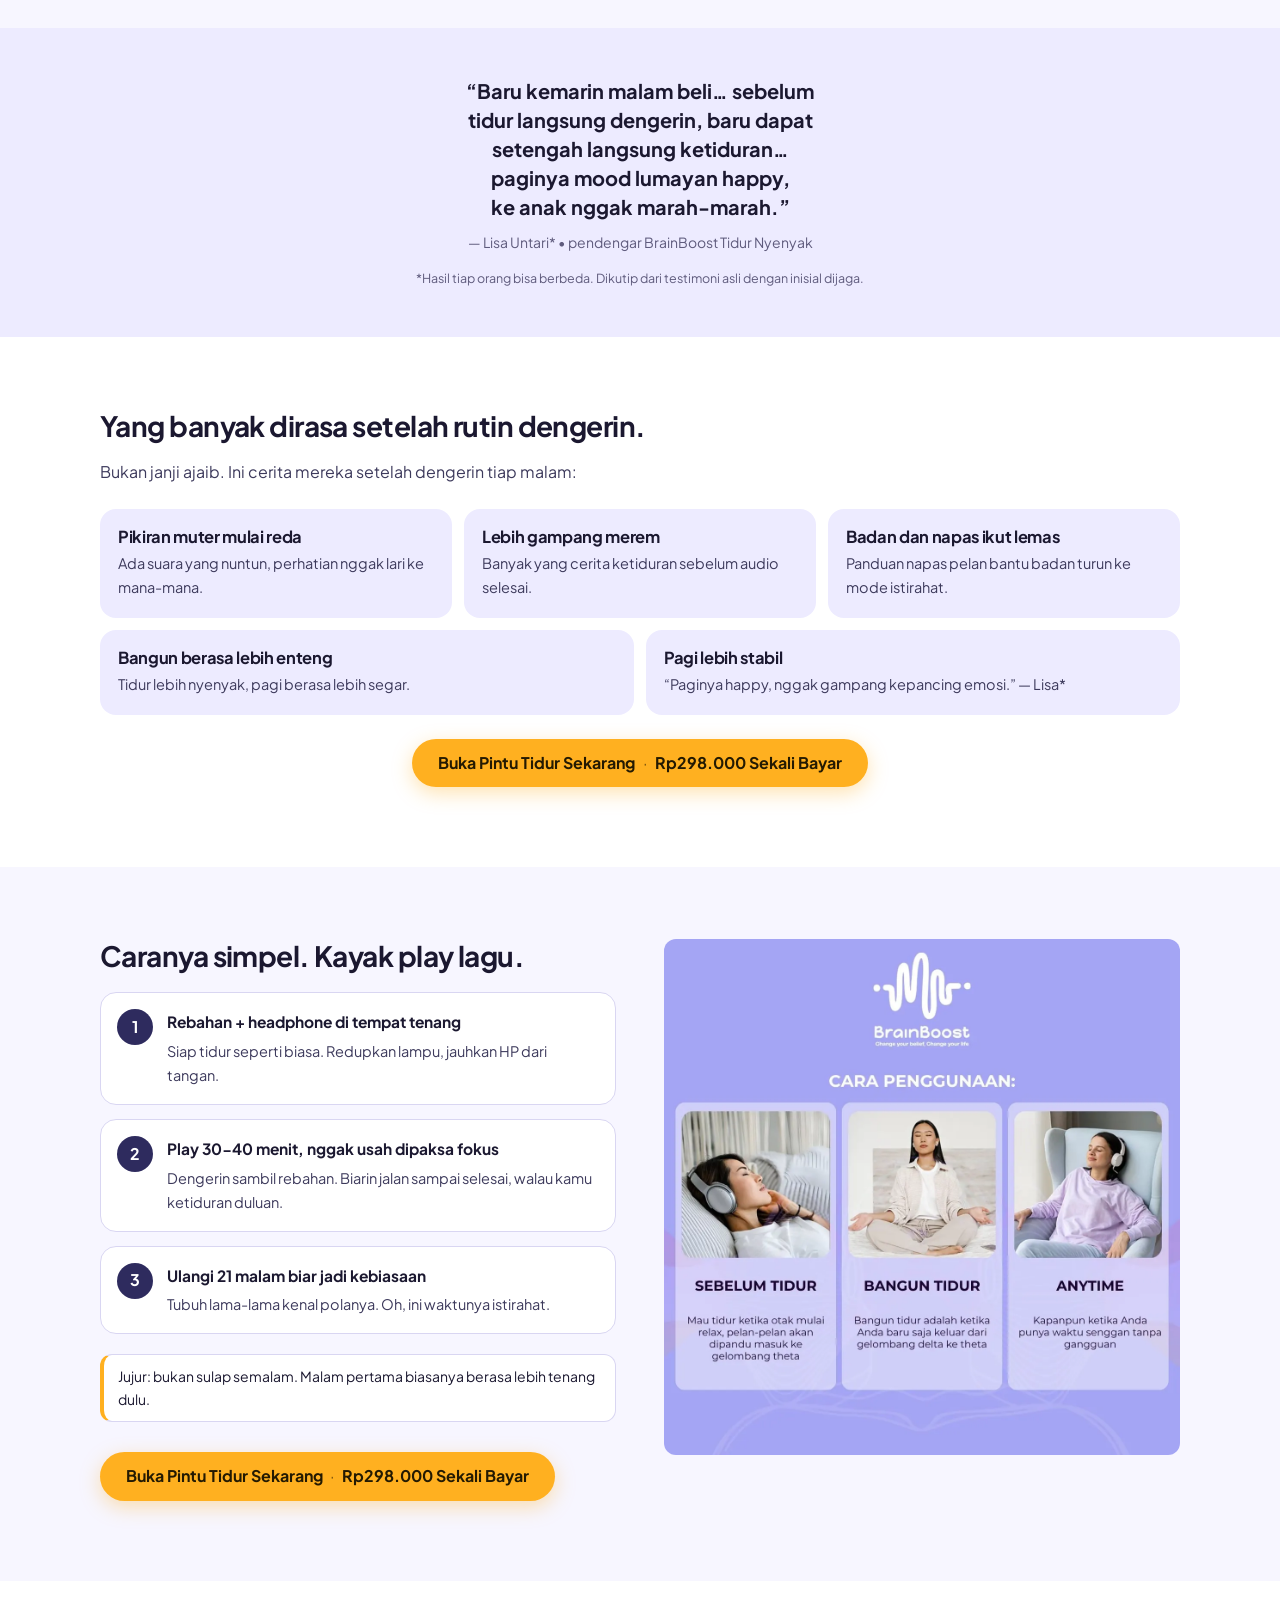
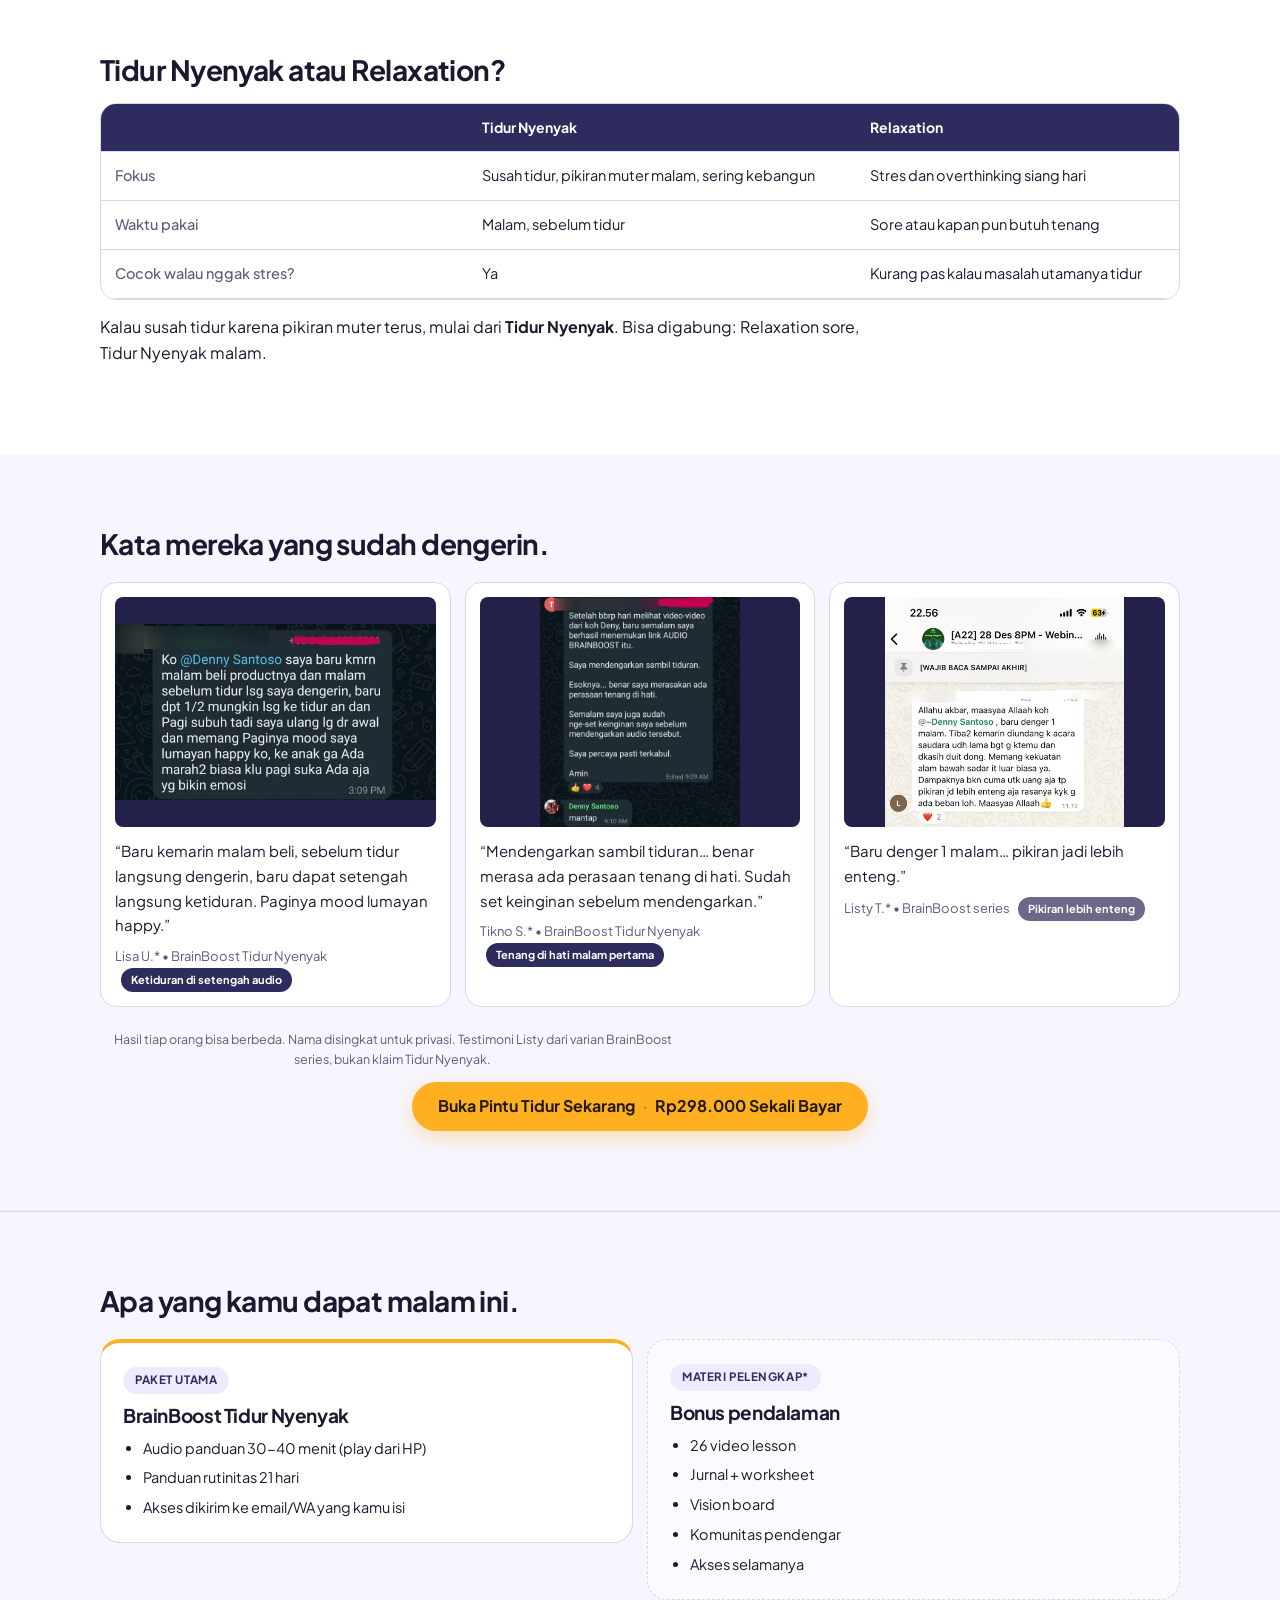
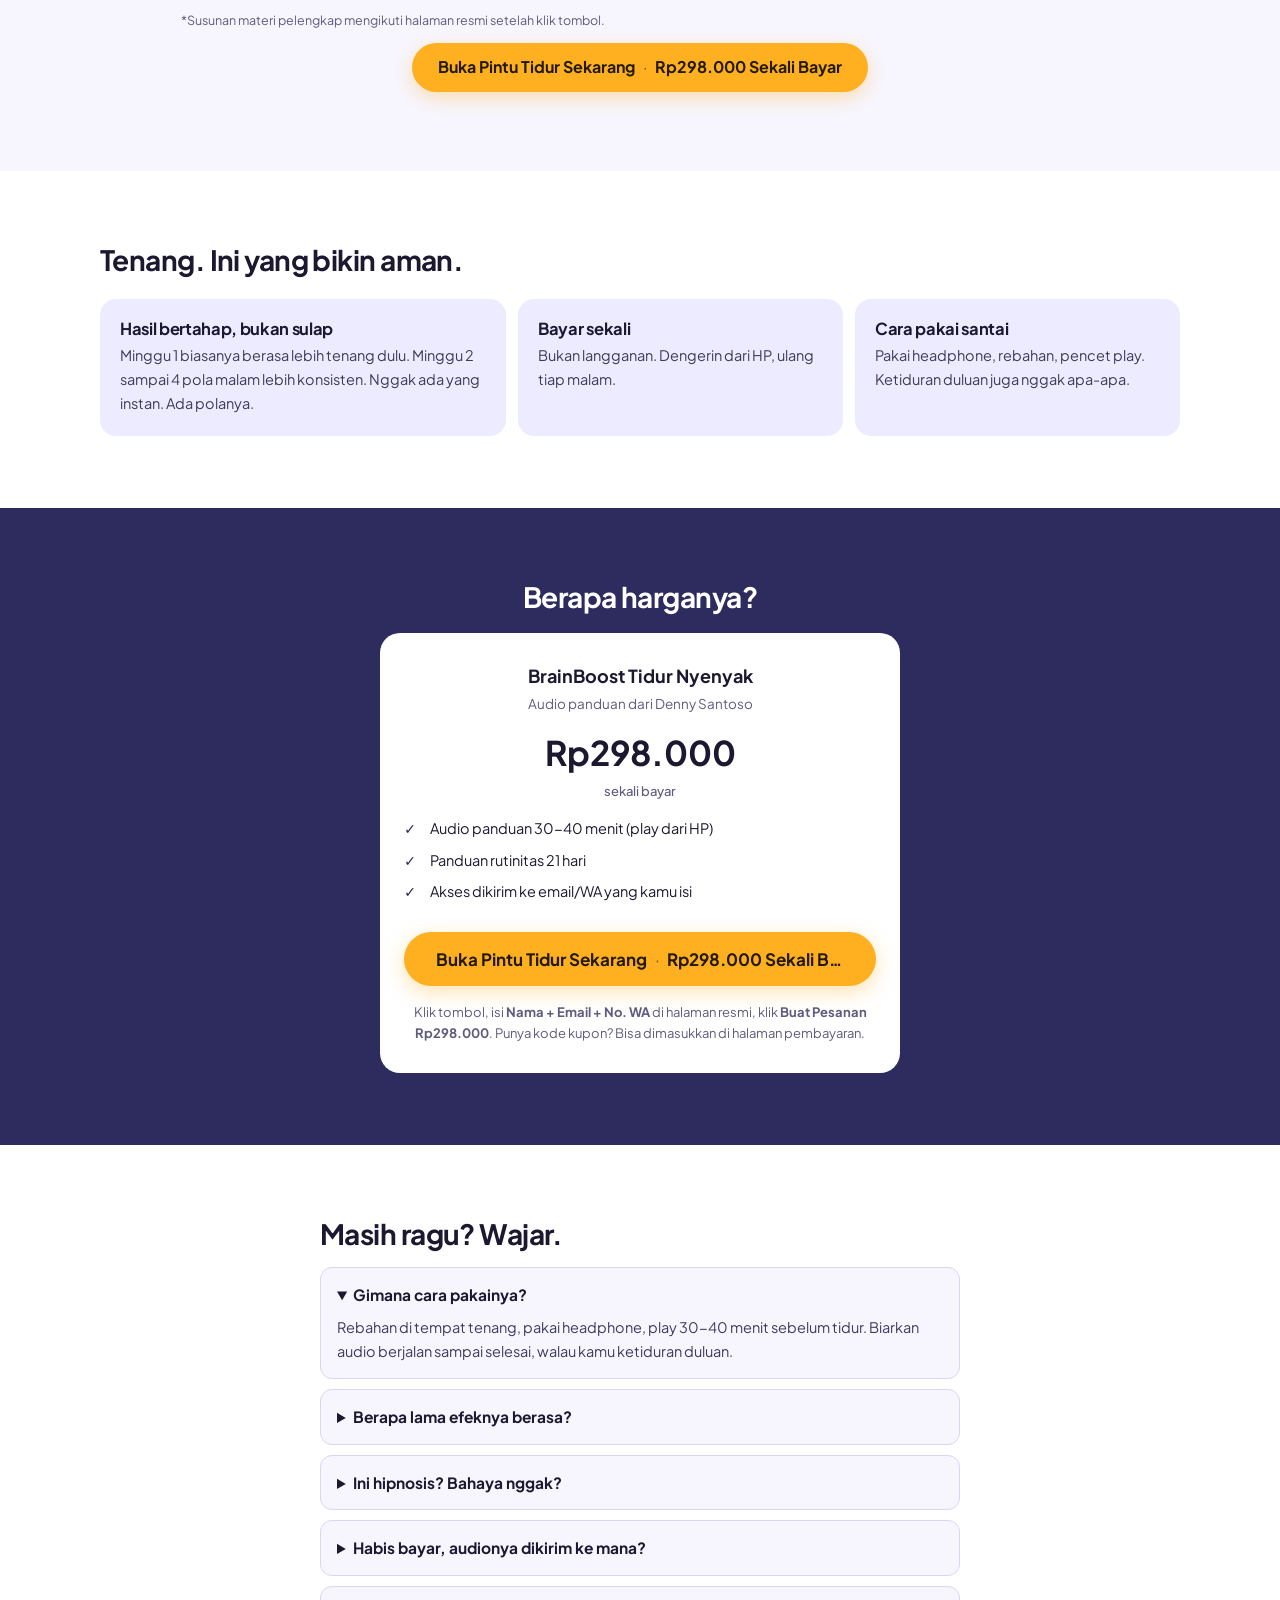
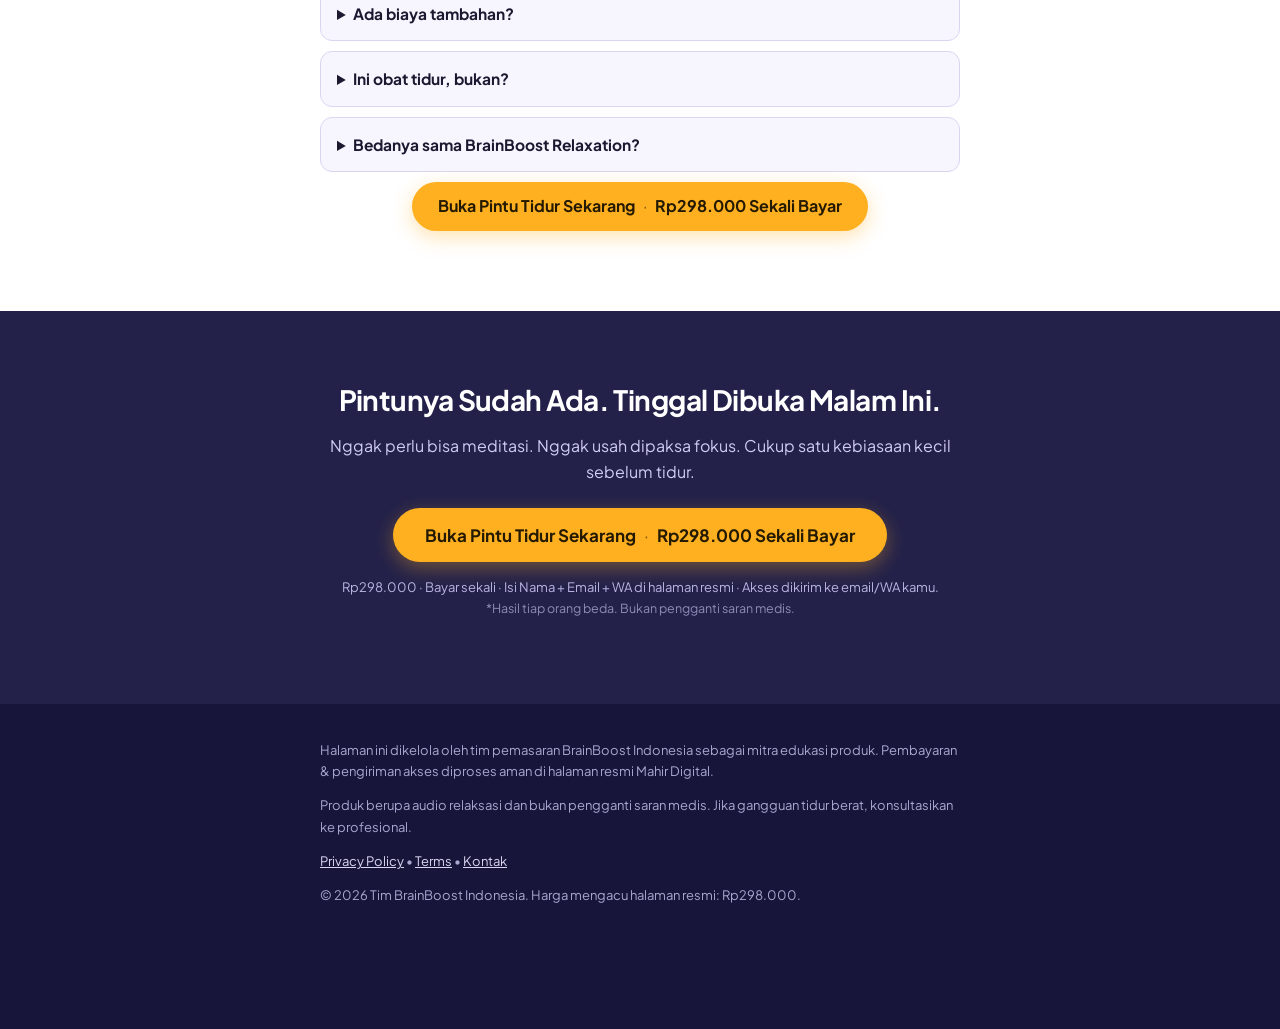
<file: site/tidur-nyenyak/index.html>
<!DOCTYPE html>
<html lang="id" data-product="tidur-nyenyak">
<head>
<meta charset="UTF-8">
<meta name="viewport" content="width=device-width, initial-scale=1.0">
<meta name="theme-color" content="#2E2B5E">
<title>BrainBoost Tidur Nyenyak — Audio Panduan 30 Menit Sebelum Tidur | Denny Santoso</title>
<meta name="description" content="BrainBoost Tidur Nyenyak by Denny Santoso: audio panduan 30-40 menit dengan relaksasi + afirmasi + theta wave. Tinggal rebahan, pakai headphone, pencet play. Rp298.000 sekali bayar.">
<meta property="og:title" content="Malam Lebih Tenang, Pagi Nggak Gampang Emosi">
<meta property="og:description" content="Audio 30-40 menit dari Denny Santoso. Rebahan, pakai headphone, pencet play.">
<meta property="og:type" content="website">
<meta property="og:image" content="assets/thumb-tribeversity.webp">
<!-- TODO-DEPLOY: jadikan og:image + favicon URL absolut (https://domain-anda/site/tidur-nyenyak/assets/...) setelah custom domain fix agar terbaca scraper WA/FB -->
<link rel="icon" href="assets/favicon.png">
<link rel="preconnect" href="https://fonts.googleapis.com">
<link rel="preconnect" href="https://fonts.gstatic.com" crossorigin>
<link href="https://fonts.googleapis.com/css2?family=Plus+Jakarta+Sans:wght@500;700&display=swap" rel="stylesheet">
<link rel="stylesheet" href="../_shared/styles.css">
<script src="../_shared/config.js" defer></script>
<script src="../_shared/app.js" defer></script>
</head>
<body>

<!-- 1. Announcement tipis -->
<div class="announce" role="note">
  Audio panduan tidur &bull; Denny Santoso &bull; Play dari HP
</div>

<header class="hero" id="top">
  <div class="wrap hero-grid">
    <div class="hero-copy">
      <p class="eyebrow">BrainBoost Tidur Nyenyak</p>
      <h1 id="headline">Malam Lebih Tenang, Pagi Nggak Gampang Emosi</h1>
      <p class="sub">Audio 30-40 menit dari Denny Santoso. Kamu tinggal rebahan, pakai headphone, pencet play. Nggak perlu bisa meditasi. Kalau ketiduran duluan, ya nggak apa-apa.</p>

      <div class="cta-block">
        <a class="btn" href="../_shared/lanjut.html" target="_blank" rel="nofollow sponsored noopener" data-cta="hero"><span class="btn-main">Buka Pintu Tidur Sekarang</span><span class="btn-sep">&middot;</span><span class="btn-price">Rp298.000 Sekali Bayar</span></a>
        <p class="micro">Rp298.000 &middot; Bayar sekali &middot; Isi Nama + Email + WA di halaman resmi &middot; Akses dikirim ke email/WA kamu.</p>
      </div>

      <figure class="mini-quote">
        <blockquote>&ldquo;Baru denger setengah, langsung ketiduran. Paginya happy.&rdquo;</blockquote>
        <figcaption>&mdash; Lisa* <span class="dim">pendengar BrainBoost</span></figcaption>
      </figure>

    </div>

    <figure class="hero-visual">
      <img src="assets/18.webp" alt="Cover BrainBoost Tidur Nyenyak — ilustrasi headphone ungu" width="1200" height="1200" fetchpriority="high" decoding="async">
      <figcaption class="visual-cap">Audio hipnosis &amp; afirmasi 30-40 menit &bull; binaural beats / theta wave</figcaption>
    </figure>
  </div>
</header>

<main>
<!-- 3. Strip masalah -->
<section class="masalah" aria-labelledby="h-masalah">
  <div class="wrap">
    <h2 id="h-masalah">Pernah ngalamin ini tiap malam?</h2>
    <ul class="masalah-list reveal">
      <li>&ldquo;Mata merem, pikiran jalan terus.&rdquo;</li>
      <li>&ldquo;Kebangun jam 2-3 pagi, susah merem lagi.&rdquo;</li>
      <li>&ldquo;Ada cara bagus (susu, lampu, musik) tapi tetap melek.&rdquo;</li>
      <li>&ldquo;Bangun jam 6 tapi badan kayak nggak istirahat.&rdquo;</li>
      <li>&ldquo;Pagi gampang kepancing emosi ke anak atau pasangan.&rdquo;</li>
    </ul>
    <p class="masalah-close">Ini bukan kurang usaha. Ini pola. Mode waspada kebawa ke kasur.</p>
  </div>
</section>

<!-- 4. Mekanisme "Pintu Waspada" -->
<section class="mekanisme" aria-labelledby="h-mekanisme">
  <div class="wrap">
    <h2 id="h-mekanisme">Bukan kamu yang salah. Pintunya yang kekunci.</h2>
    <p class="lede">Siang hari, otak mode waspada itu bagus. Bikin kamu fokus kerja dan sigap. Malam harinya, mode itu harusnya turun ke mode istirahat.</p>
    <p class="pintu reveal">Masalahnya, pikiran masih siaga. Notif, cicilan, omongan orang ikut naik ke kasur. Pintu ke mode istirahat kekunci dari dalam.</p>
    <p class="pintu-note">BrainBoost nemenin nurunin mode itu. Bukan disuruh lupa masalah. Cuma dibantu rileks dulu, biar ngantuk datang sendiri.</p>
  </div>
</section>

<!-- 5. Solusi + mockup -->
<section class="solusi" aria-labelledby="h-solusi">
  <div class="wrap split">
    <div class="split-media">
      <img src="assets/lp-mockup.webp" alt="Mockup player audio BrainBoost Denny Santoso" width="900" height="828" loading="lazy" decoding="async">
      <img class="mock2" src="assets/mockup-tidur-nyenyak.webp" alt="Mockup 3D player BrainBoost Tidur Nyenyak" width="1200" height="496" loading="lazy" decoding="async">
    </div>
    <div class="split-copy">
      <h2 id="h-solusi">Tiga hal yang kerja tiap malam.</h2>
      <p>Ini audio yang nemenin kamu sebelum tidur. Tiap kamu pencet play, tiga bagian ini jalan urut:</p>
      <ol class="tech">
        <li><strong>Guided Relaxation</strong>: suara Denny nuntun napas dan badan biar pelan-pelan lemas.</li>
        <li><strong>Binaural Affirmation</strong>: kalimat tenang yang didengerin pas pikiran sudah capek mikir.</li>
        <li><strong>Theta Wave</strong>: nada pelan yang nemenin masa peralihan pas kamu mau merem.</li>
      </ol>
      <p>Kamu tinggal dengerin. Nggak perlu usaha keras.</p>
      <img class="tech-img" src="assets/19.webp" alt="Tiga teknologi BrainBoost: Guided Relaxation, Binaural Affirmation, Theta Wave" width="1200" height="1200" loading="lazy" decoding="async">
      <a class="btn" href="../_shared/lanjut.html" target="_blank" rel="nofollow sponsored noopener" data-cta="solusi"><span class="btn-main">Buka Pintu Tidur Sekarang</span><span class="btn-sep">&middot;</span><span class="btn-price">Rp298.000 Sekali Bayar</span></a>
      <p class="micro">Rp298.000 &middot; Bayar sekali di halaman resmi Mahir Digital.</p>
    </div>
  </div>
</section>

<!-- 6. Creator -->
<section class="creator" aria-labelledby="h-creator">
  <div class="wrap">
    <div class="creator-card reveal">
      <div class="creator-mono" aria-hidden="true">DS</div>
      <h2 id="h-creator">Dipandu Denny Santoso</h2>
      <p class="creator-role">Praktisi NLP &amp; founder Tribeversity</p>
      <p>Ada suara yang nemenin kamu tiap malam. Kamu pencet play, dia yang nuntun sampai rileks.</p>
    </div>
  </div>
</section>

<!-- Quote break Lisa (warisan v3, di luar 13 MM) -->
<section class="quote-break" aria-label="Cerita pendengar">
  <div class="wrap">
    <blockquote class="reveal">&ldquo;Baru kemarin malam beli&hellip; sebelum tidur langsung dengerin, baru dapat setengah langsung ketiduran&hellip; paginya mood lumayan happy, ke anak nggak marah-marah.&rdquo;</blockquote>
    <p class="quote-by">&mdash; Lisa Untari* &bull; pendengar BrainBoost Tidur Nyenyak</p>
    <p class="disclaimer">*Hasil tiap orang bisa berbeda. Dikutip dari testimoni asli dengan inisial dijaga.</p>
  </div>
</section>

<!-- 7. Outcome -->
<section class="manfaat" aria-labelledby="h-manfaat">
  <div class="wrap">
    <h2 id="h-manfaat">Yang banyak dirasa setelah rutin dengerin.</h2>
    <p class="lede">Bukan janji ajaib. Ini cerita mereka setelah dengerin tiap malam:</p>
    <div class="grid5 reveal">
      <article><h3>Pikiran muter mulai reda</h3><p>Ada suara yang nuntun, perhatian nggak lari ke mana-mana.</p></article>
      <article><h3>Lebih gampang merem</h3><p>Banyak yang cerita ketiduran sebelum audio selesai.</p></article>
      <article><h3>Badan dan napas ikut lemas</h3><p>Panduan napas pelan bantu badan turun ke mode istirahat.</p></article>
      <article><h3>Bangun berasa lebih enteng</h3><p>Tidur lebih nyenyak, pagi berasa lebih segar.</p></article>
      <article><h3>Pagi lebih stabil</h3><p>&ldquo;Paginya happy, nggak gampang kepancing emosi.&rdquo; &mdash; Lisa*</p></article>
    </div>
    <div class="center">
      <a class="btn" href="../_shared/lanjut.html" target="_blank" rel="nofollow sponsored noopener" data-cta="manfaat"><span class="btn-main">Buka Pintu Tidur Sekarang</span><span class="btn-sep">&middot;</span><span class="btn-price">Rp298.000 Sekali Bayar</span></a>
    </div>
  </div>
</section>

<!-- Cara pakai 3 langkah (warisan v3, pendukung §8.10) -->
<section class="cara" aria-labelledby="h-cara">
  <div class="wrap split">
    <div class="split-copy">
      <h2 id="h-cara">Caranya simpel. Kayak play lagu.</h2>
      <ol class="steps">
        <li><span class="num">1</span><div><strong>Rebahan + headphone di tempat tenang</strong><p>Siap tidur seperti biasa. Redupkan lampu, jauhkan HP dari tangan.</p></div></li>
        <li><span class="num">2</span><div><strong>Play 30-40 menit, nggak usah dipaksa fokus</strong><p>Dengerin sambil rebahan. Biarin jalan sampai selesai, walau kamu ketiduran duluan.</p></div></li>
        <li><span class="num">3</span><div><strong>Ulangi 21 malam biar jadi kebiasaan</strong><p>Tubuh lama-lama kenal polanya. Oh, ini waktunya istirahat.</p></div></li>
      </ol>
      <p class="jujur">Jujur: bukan sulap semalam. Malam pertama biasanya berasa lebih tenang dulu.</p>
      <a class="btn" href="../_shared/lanjut.html" target="_blank" rel="nofollow sponsored noopener" data-cta="cara"><span class="btn-main">Buka Pintu Tidur Sekarang</span><span class="btn-sep">&middot;</span><span class="btn-price">Rp298.000 Sekali Bayar</span></a>
    </div>
    <div class="split-media">
      <img src="assets/20.webp" alt="Cara penggunaan: sebelum tidur, bangun tidur, anytime" width="1200" height="1200" loading="lazy" decoding="async">
    </div>
  </div>
</section>

<!-- Komparasi vs Relaxation (warisan v3, pendukung FAQ) -->
<section class="vs" aria-labelledby="h-vs">
  <div class="wrap">
    <h2 id="h-vs">Tidur Nyenyak atau Relaxation?</h2>
    <div class="table-card reveal">
      <table>
        <thead><tr><th scope="col"></th><th scope="col">Tidur Nyenyak</th><th scope="col">Relaxation</th></tr></thead>
        <tbody>
          <tr><th scope="row">Fokus</th><td>Susah tidur, pikiran muter malam, sering kebangun</td><td>Stres dan overthinking siang hari</td></tr>
          <tr><th scope="row">Waktu pakai</th><td>Malam, sebelum tidur</td><td>Sore atau kapan pun butuh tenang</td></tr>
          <tr><th scope="row">Cocok walau nggak stres?</th><td>Ya</td><td>Kurang pas kalau masalah utamanya tidur</td></tr>
        </tbody>
      </table>
    </div>
    <p class="vs-close">Kalau susah tidur karena pikiran muter terus, mulai dari <strong>Tidur Nyenyak</strong>. Bisa digabung: Relaxation sore, Tidur Nyenyak malam.</p>
  </div>
</section>

<!-- 8. Testimoni -->
<section class="testi" aria-labelledby="h-testi">
  <div class="wrap">
    <h2 id="h-testi">Kata mereka yang sudah dengerin.</h2>
    <div class="testi-grid">
      <article class="tcard reveal">
        <img src="assets/testi-lisa.webp" alt="Screenshot testimoni L.U.*" width="540" height="297" loading="lazy" decoding="async">
        <p class="ttext">&ldquo;Baru kemarin malam beli, sebelum tidur langsung dengerin, baru dapat setengah langsung ketiduran. Paginya mood lumayan happy.&rdquo;</p>
        <p class="tby">Lisa U.* &bull; BrainBoost Tidur Nyenyak <span class="badge">Ketiduran di setengah audio</span></p>
      </article>
      <article class="tcard reveal">
        <img src="assets/testi-tikno.webp" alt="Screenshot testimoni T.S.*" width="540" height="618" loading="lazy" decoding="async">
        <p class="ttext">&ldquo;Mendengarkan sambil tiduran&hellip; benar merasa ada perasaan tenang di hati. Sudah set keinginan sebelum mendengarkan.&rdquo;</p>
        <p class="tby">Tikno S.* &bull; BrainBoost Tidur Nyenyak <span class="badge">Tenang di hati malam pertama</span></p>
      </article>
      <article class="tcard reveal">
        <img src="assets/testi-listy.webp" alt="Screenshot testimoni L.T.*" width="900" height="868" loading="lazy" decoding="async">
        <p class="ttext">&ldquo;Baru denger 1 malam&hellip; pikiran jadi lebih enteng.&rdquo;</p>
        <p class="tby">Listy T.* &bull; BrainBoost series <span class="badge dim-badge">Pikiran lebih enteng</span></p>
      </article>
    </div>
    <p class="disclaimer center">Hasil tiap orang bisa berbeda. Nama disingkat untuk privasi. Testimoni Listy dari varian BrainBoost series, bukan klaim Tidur Nyenyak.</p>
    <div class="center">
      <a class="btn" href="../_shared/lanjut.html" target="_blank" rel="nofollow sponsored noopener" data-cta="testimoni"><span class="btn-main">Buka Pintu Tidur Sekarang</span><span class="btn-sep">&middot;</span><span class="btn-price">Rp298.000 Sekali Bayar</span></a>
    </div>
  </div>
</section>

<!-- 9. Paket 2 lapis -->
<section class="paket" aria-labelledby="h-paket">
  <div class="wrap">
    <h2 id="h-paket">Apa yang kamu dapat malam ini.</h2>
    <div class="paket-grid">
      <article class="lapis lapis-a reveal">
        <p class="lapis-tag">Paket utama</p>
        <h3>BrainBoost Tidur Nyenyak</h3>
        <ul>
          <li>Audio panduan 30-40 menit (play dari HP)</li>
          <li>Panduan rutinitas 21 hari</li>
          <li>Akses dikirim ke email/WA yang kamu isi</li>
        </ul>
      </article>
      <!-- ASUMSI-MM: Lapis B di bawah ini menyalin paket Money Magnet dan BELUM terverifikasi vendor Tidur Nyenyak. HAPUS SELURUH BLOK article.lapis-b INI JIKA VENDOR MENOLAK. Dilarang pakai di iklan sebelum verifikasi. -->
      <article class="lapis lapis-b reveal">
        <p class="lapis-tag">Materi pelengkap*</p>
        <h3>Bonus pendalaman</h3>
        <ul>
          <li>26 video lesson</li>
          <li>Jurnal + worksheet</li>
          <li>Vision board</li>
          <li>Komunitas pendengar</li>
          <li>Akses selamanya</li>
        </ul>
      </article>
      <!-- /ASUMSI-MM -->
    </div>
    <p class="disclaimer">*Susunan materi pelengkap mengikuti halaman resmi setelah klik tombol.</p>
    <div class="center">
      <a class="btn" href="../_shared/lanjut.html" target="_blank" rel="nofollow sponsored noopener" data-cta="paket"><span class="btn-main">Buka Pintu Tidur Sekarang</span><span class="btn-sep">&middot;</span><span class="btn-price">Rp298.000 Sekali Bayar</span></a>
    </div>
  </div>
</section>

<!-- 10. Jaminan 3 kartu -->
<section class="jaminan" aria-labelledby="h-jaminan">
  <div class="wrap">
    <h2 id="h-jaminan">Tenang. Ini yang bikin aman.</h2>
    <div class="jgrid">
      <article class="jcard j-lead reveal">
        <h3>Hasil bertahap, bukan sulap</h3>
        <p>Minggu 1 biasanya berasa lebih tenang dulu. Minggu 2 sampai 4 pola malam lebih konsisten. Nggak ada yang instan. Ada polanya.</p>
      </article>
      <article class="jcard reveal">
        <h3>Bayar sekali</h3>
        <p>Bukan langganan. Dengerin dari HP, ulang tiap malam.</p>
      </article>
      <article class="jcard reveal">
        <h3>Cara pakai santai</h3>
        <p>Pakai headphone, rebahan, pencet play. Ketiduran duluan juga nggak apa-apa.</p>
      </article>
    </div>
  </div>
</section>

<!-- 11. Harga -->
<section class="harga" aria-labelledby="h-harga">
  <div class="wrap">
    <h2 id="h-harga">Berapa harganya?</h2>
    <div class="price-card reveal">
      <p class="p-name">BrainBoost Tidur Nyenyak</p>
      <p class="p-sub">Audio panduan dari Denny Santoso</p>
      <p class="p-price">Rp298.000 <span>sekali bayar</span></p>
      <ul class="p-list">
        <li>Audio panduan 30-40 menit (play dari HP)</li>
        <li>Panduan rutinitas 21 hari</li>
        <li>Akses dikirim ke email/WA yang kamu isi</li>
      </ul>
      <a class="btn btn-big" href="../_shared/lanjut.html" target="_blank" rel="nofollow sponsored noopener" data-cta="harga"><span class="btn-main">Buka Pintu Tidur Sekarang</span><span class="btn-sep">&middot;</span><span class="btn-price">Rp298.000 Sekali Bayar</span></a>
      <p class="micro">Klik tombol, isi <strong>Nama + Email + No. WA</strong> di halaman resmi, klik <strong>Buat Pesanan Rp298.000</strong>. Punya kode kupon? Bisa dimasukkan di halaman pembayaran.</p>
    </div>
  </div>
</section>

<!-- 12. FAQ -->
<section class="faq" aria-labelledby="h-faq">
  <div class="wrap narrow">
    <h2 id="h-faq">Masih ragu? Wajar.</h2>
    <details open>
      <summary>Gimana cara pakainya?</summary>
      <p>Rebahan di tempat tenang, pakai headphone, play 30-40 menit sebelum tidur. Biarkan audio berjalan sampai selesai, walau kamu ketiduran duluan.</p>
    </details>
    <details>
      <summary>Berapa lama efeknya berasa?</summary>
      <p>Beda-beda tiap orang. Malam pertama biasanya berasa lebih tenang dulu. Rutin 21 malam biar jadi kebiasaan.</p>
    </details>
    <details>
      <summary>Ini hipnosis? Bahaya nggak?</summary>
      <p>Bukan hipnosis panggung. Ini audio panduan buat rileks. Kamu tetap sadar dan bisa berhenti kapan saja.</p>
    </details>
    <details>
      <summary>Habis bayar, audionya dikirim ke mana?</summary>
      <p>Setelah bayar di halaman resmi, akses dikirim ke email dan WA yang kamu isi saat checkout. Pastikan Nama + Email + No. WA benar.</p>
    </details>
    <details>
      <summary>Ada biaya tambahan?</summary>
      <p>Nggak ada. Rp298.000 sekali bayar, bukan langganan.</p>
    </details>
    <details>
      <summary>Ini obat tidur, bukan?</summary>
      <p>Bukan. Ini audio panduan buat nemenin rutinitas tidur. Nggak ada pil, nggak ada alat. Kamu tinggal rebahan sambil dengerin.</p>
    </details>
    <details>
      <summary>Bedanya sama BrainBoost Relaxation?</summary>
      <p>Tidur Nyenyak fokus ke tidur malam. Relaxation fokus ke stres siang hari. Kalau masalah utamamu susah tidur, mulai dari Tidur Nyenyak.</p>
    </details>
    <div class="center">
      <a class="btn" href="../_shared/lanjut.html" target="_blank" rel="nofollow sponsored noopener" data-cta="faq"><span class="btn-main">Buka Pintu Tidur Sekarang</span><span class="btn-sep">&middot;</span><span class="btn-price">Rp298.000 Sekali Bayar</span></a>
    </div>
  </div>
</section>

<!-- 13. Final CTA -->
<section class="final" aria-labelledby="h-final">
  <div class="wrap narrow center">
    <h2 id="h-final">Pintunya Sudah Ada. Tinggal Dibuka Malam Ini.</h2>
    <p class="lede">Nggak perlu bisa meditasi. Nggak usah dipaksa fokus. Cukup satu kebiasaan kecil sebelum tidur.</p>
    <a class="btn btn-big" id="final-cta" href="../_shared/lanjut.html" target="_blank" rel="nofollow sponsored noopener" data-cta="final"><span class="btn-main">Buka Pintu Tidur Sekarang</span><span class="btn-sep">&middot;</span><span class="btn-price">Rp298.000 Sekali Bayar</span></a>
    <p class="micro">Rp298.000 &middot; Bayar sekali &middot; Isi Nama + Email + WA di halaman resmi &middot; Akses dikirim ke email/WA kamu.</p>
    <p class="disclaimer">*Hasil tiap orang beda. Bukan pengganti saran medis.</p>
  </div>
</section>
</main>

<!-- Footer legal trust-first -->
<footer class="footer">
  <div class="wrap narrow">
    <p>Halaman ini dikelola oleh tim pemasaran BrainBoost Indonesia sebagai mitra edukasi produk. Pembayaran &amp; pengiriman akses diproses aman di halaman resmi Mahir Digital.</p>
    <p>Produk berupa audio relaksasi dan bukan pengganti saran medis. Jika gangguan tidur berat, konsultasikan ke profesional.</p>
    <nav aria-label="Legal">
      <a href="../_shared/privacy.html">Privacy Policy</a> &bull;
      <a href="../_shared/privacy.html#terms">Terms</a> &bull;
      <a href="../_shared/privacy.html#kontak">Kontak</a>
    </nav>
    <p class="copy">&copy; 2026 Tim BrainBoost Indonesia. Harga mengacu halaman resmi: Rp298.000.</p>
  </div>
</footer>

<!-- Cookie banner mini (UU PDP) -->
<div class="cookie" id="cookie" hidden>
  <p>Kami memakai Pixel &amp; cookie untuk mengukur performa halaman. Lanjut = setuju. <a href="../_shared/privacy.html">Selengkapnya</a></p>
  <button type="button" id="cookie-ok">Mengerti</button>
</div>

<!-- Sticky bottom CTA -->
<div class="sticky" id="sticky" aria-hidden="true">
  <div class="sticky-in">
    <p class="sticky-txt">Mau Tidur Lebih Nyenyak Malam Ini?</p>
    <a class="btn btn-sticky" href="../_shared/lanjut.html" target="_blank" rel="nofollow sponsored noopener" data-cta="sticky"><span class="btn-main">Buka Pintu Tidur Sekarang</span><span class="btn-sep">&middot;</span><span class="btn-price">Rp298.000</span></a>
  </div>
</div>

</body>
</html>
</file>
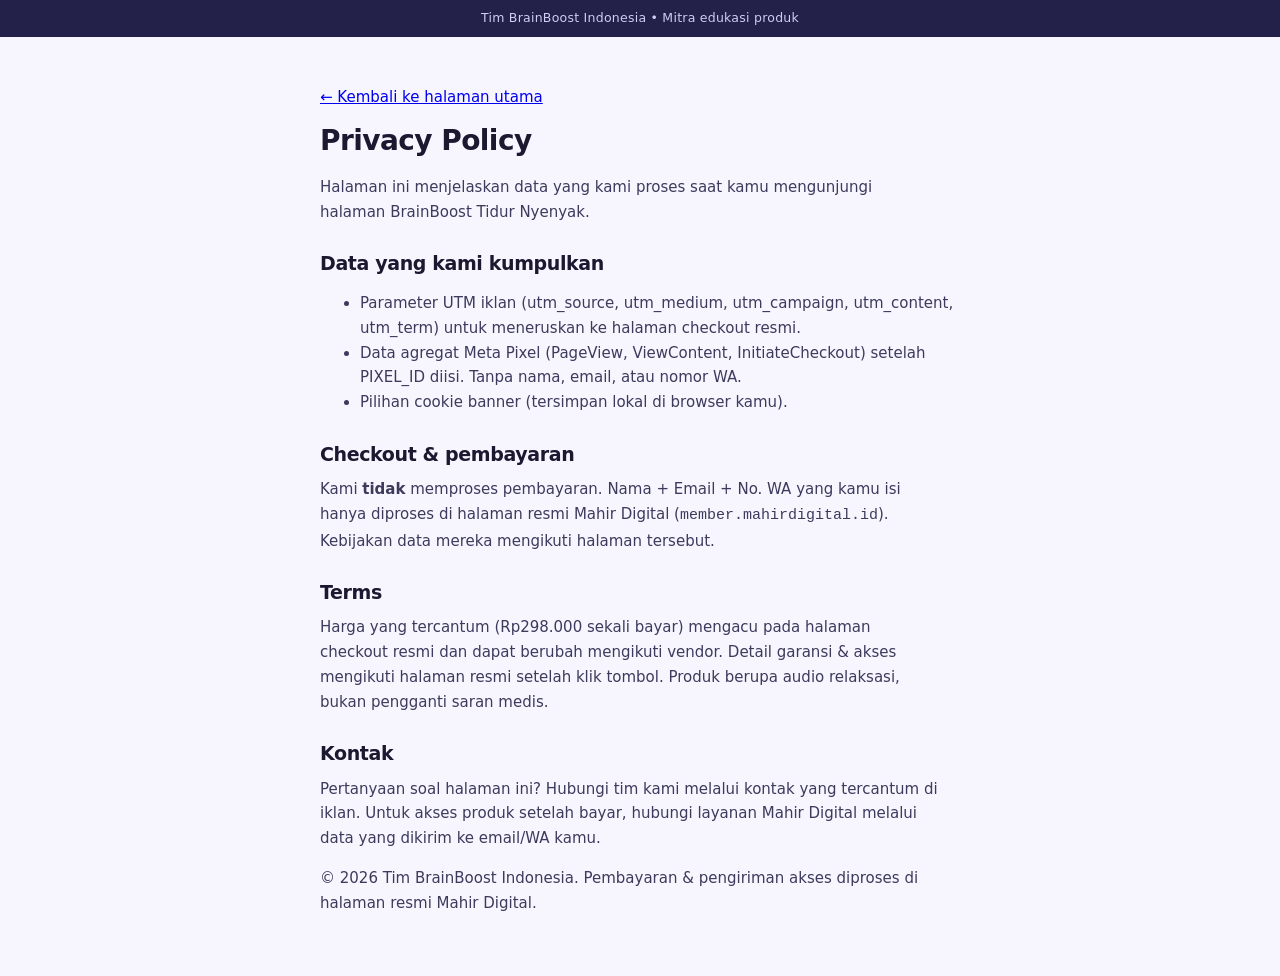
<file: site/_shared/privacy.html>
<!DOCTYPE html>
<html lang="id">
<head>
<meta charset="UTF-8">
<meta name="viewport" content="width=device-width, initial-scale=1.0">
<title>Privacy Policy, Terms & Kontak — Tim BrainBoost Indonesia</title>
<meta name="description" content="Kebijakan privasi, syarat penggunaan, dan kontak Tim BrainBoost Indonesia.">
<link rel="stylesheet" href="styles.css">
</head>
<body>
<div class="announce">Tim BrainBoost Indonesia &bull; Mitra edukasi produk</div>
<main class="doc">
<div class="wrap narrow">
<!-- TODO-MULTIPRODUK: kembalikan dinamis per produk (via ?product=) saat LP kedua masuk -->
<p><a href="../tidur-nyenyak/">&larr; Kembali ke halaman utama</a></p>
<h1>Privacy Policy</h1>
<p>Halaman ini menjelaskan data yang kami proses saat kamu mengunjungi halaman BrainBoost Tidur Nyenyak.</p>
<h2>Data yang kami kumpulkan</h2>
<ul>
<li>Parameter UTM iklan (utm_source, utm_medium, utm_campaign, utm_content, utm_term) untuk meneruskan ke halaman checkout resmi.</li>
<li>Data agregat Meta Pixel (PageView, ViewContent, InitiateCheckout) setelah PIXEL_ID diisi. Tanpa nama, email, atau nomor WA.</li>
<li>Pilihan cookie banner (tersimpan lokal di browser kamu).</li>
</ul>
<h2>Checkout &amp; pembayaran</h2>
<p>Kami <strong>tidak</strong> memproses pembayaran. Nama + Email + No. WA yang kamu isi hanya diproses di halaman resmi Mahir Digital (<code>member.mahirdigital.id</code>). Kebijakan data mereka mengikuti halaman tersebut.</p>
<h2 id="terms">Terms</h2>
<p>Harga yang tercantum (Rp298.000 sekali bayar) mengacu pada halaman checkout resmi dan dapat berubah mengikuti vendor. Detail garansi &amp; akses mengikuti halaman resmi setelah klik tombol. Produk berupa audio relaksasi, bukan pengganti saran medis.</p>
<h2 id="kontak">Kontak</h2>
<p>Pertanyaan soal halaman ini? Hubungi tim kami melalui kontak yang tercantum di iklan. Untuk akses produk setelah bayar, hubungi layanan Mahir Digital melalui data yang dikirim ke email/WA kamu.</p>
<p class="disclaimer">&copy; 2026 Tim BrainBoost Indonesia. Pembayaran &amp; pengiriman akses diproses di halaman resmi Mahir Digital.</p>
</div>
</main>
</body>
</html>
</file>
<file: site/_shared/styles.css>
/* lp-brain-boost v1 — native CSS, mobile-first, <30KB */
:root{
  --navy:#2E2B5E;
  --navy-2:#23214a;
  --ink:#1B1830;
  --card:#EDEBFF;
  --bg:#F7F6FF;
  --white:#fff;
  --cta:#FFB020;
  --cta-ink:#241a02;
  --muted:#5f5b7d;
  --line:#d9d6f2;
  --r-card:16px;
  --r-pill:999px;
  --ease:cubic-bezier(.16,1,.3,1);
  --max-m:720px;
  --max-d:1120px;
}
*{box-sizing:border-box}
html{scroll-behavior:smooth}
body{
  margin:0;
  font-family:"Plus Jakarta Sans",system-ui,-apple-system,"Segoe UI",Roboto,Arial,sans-serif;
  font-size:16px;line-height:1.65;color:var(--ink);background:var(--bg);
  -webkit-font-smoothing:antialiased;
}
img{max-width:100%;height:auto;display:block;border-radius:12px}
h1,h2,h3{line-height:1.2;letter-spacing:-.02em;margin:0 0 .6em}
h1{font-size:30px}
h2{font-size:24px}
p{margin:0 0 1em;max-width:65ch}
.wrap{max-width:var(--max-m);margin:0 auto;padding:0 20px}
section{padding:56px 0}
.center{text-align:center}
.center .btn{margin-inline:auto}
/* kotak paragraf di area center harus ikut ke tengah (bukan cuma isi teksnya) */
.center p,.quote-break p,.price-card p,.visual-cap{margin-inline:auto}
.disclaimer{font-size:12.5px;color:var(--muted)}
.doc{padding:48px 0}
.doc h1{font-size:28px}
.doc h2{font-size:19px;margin-top:28px}
.doc p,.doc li{font-size:15px;color:#3d3a5c}
.micro{font-size:13px;color:var(--muted);margin:.6em 0 0}
.lede{color:#3d3a5c}

/* announcement */
.announce{background:var(--navy-2);color:#cfccf5;text-align:center;font-size:12.5px;letter-spacing:.02em;padding:8px 12px}

/* buttons — satu aksen dikunci, mobile 2 baris */
.btn{
  display:inline-block;background:var(--cta);color:var(--cta-ink);
  font-weight:700;text-decoration:none;border-radius:var(--r-pill);
  padding:14px 26px;font-size:16px;line-height:1.3;white-space:nowrap;
  max-width:100%;overflow:hidden;text-overflow:ellipsis;
  transition:transform .35s var(--ease),box-shadow .35s var(--ease);
  box-shadow:0 6px 20px rgba(255,176,32,.35);
  text-align:center;
}
.btn-main{font-weight:700}
.btn-sep{opacity:.6;margin:0 .45em;font-weight:400}
.btn-price{font-weight:700;white-space:nowrap}
.btn-sub{display:inline;font-size:inherit;font-weight:700}
/* jarak tombol konsisten antar-section (mobile + desktop) */
.split-copy .btn{margin-top:16px}
.manfaat .center,.testi .center,.paket .center,.faq .center{margin-top:10px}
.price-card .btn{margin-top:8px}
.final .btn{margin-top:6px}
.btn:hover{transform:translateY(-1px)}
.btn:active{transform:translateY(0)}
a:focus-visible,button:focus-visible,summary:focus-visible{outline:3px solid var(--cta);outline-offset:2px;border-radius:6px}
.btn-big{font-size:17px;padding:16px 32px}
.cta-block{margin:22px 0 8px}

/* hero — split kiri teks / kanan visual */
.hero{background:var(--navy);color:#fff;min-height:100dvh;display:flex;align-items:center;padding:40px 0 48px}
.hero .wrap{width:100%;max-width:var(--max-d)}
.hero-grid{display:grid;gap:32px}
.eyebrow{display:inline-block;font-size:12.5px;font-weight:700;letter-spacing:.06em;text-transform:uppercase;color:#1B1830;background:#cfccf5;border-radius:var(--r-pill);padding:6px 14px;margin:0 0 14px}
.hero h1{color:#fff;max-width:16ch}
.hero .sub{color:#d9d6f2;font-size:17px}
.hero .micro{color:#b9b5e3}
.mini-quote{margin:20px 0 0;border-left:3px solid var(--cta);padding:4px 0 4px 14px}
.mini-quote blockquote{margin:0;font-style:italic;font-size:15.5px;color:#fff}
.mini-quote figcaption{font-size:13px;color:#b9b5e3}
.hero-visual{margin:0}
.hero-visual img{width:100%;aspect-ratio:4/5;object-fit:cover;box-shadow:0 20px 60px rgba(0,0,0,.35)}
.visual-cap{font-size:12.5px;color:#b9b5e3;text-align:center;margin-top:8px}

/* masalah — dark strip */
.masalah{background:var(--navy-2);color:#fff;padding:44px 0}
.masalah h2{color:#fff;font-size:22px}
.masalah-list{list-style:none;margin:20px 0 12px;padding:0;display:grid;gap:10px}
.masalah-list li{position:relative;background:rgba(255,255,255,.06);border:1px solid rgba(255,255,255,.1);border-radius:12px;padding:12px 16px 12px 40px;font-size:15.5px}
.masalah-list li::before{content:"✕";position:absolute;left:14px;top:12px;color:var(--cta);font-weight:700}
.masalah-close{color:#fff;font-weight:700;font-size:16px;margin:14px 0 0;max-width:60ch}

/* mekanisme — editorial full-width */
.mekanisme{background:var(--white);text-align:center}
.mekanisme .lede{margin-inline:auto}
.pintu{font-size:19px;font-weight:700;line-height:1.5;max-width:34ch;margin:18px auto;text-wrap:balance}
.pintu-note{color:var(--muted);font-size:14px;margin:0 auto;max-width:60ch}

/* creator — credential band */
.creator{background:var(--bg)}
.creator-card{background:var(--white);border:1px solid var(--line);border-radius:20px;padding:26px 24px;max-width:620px;margin:0 auto;text-align:center}
.creator-mono{width:64px;height:64px;border-radius:50%;background:var(--navy);color:#fff;font-weight:700;font-size:22px;display:grid;place-items:center;margin:0 auto 12px}
.creator-card h2{font-size:21px;margin-bottom:.3em}
.creator-role{color:var(--muted);font-size:14px;margin-bottom:.8em}
.creator-card p:last-child{margin-bottom:0}

/* solusi */
.solusi{background:var(--white);border-top:1px solid var(--line)}
.split{display:grid;gap:28px}
.split-media{display:grid;gap:12px}
.tech{margin:16px 0;padding-left:22px}
.tech li{margin-bottom:8px}
.tech li::marker{font-weight:700;color:var(--navy)}
.tech-img{margin:14px 0 20px;border:1px solid var(--line)}

/* quote break — full width */
.quote-break{background:var(--card);text-align:center;padding:48px 0}
.quote-break blockquote{font-size:20px;font-weight:700;line-height:1.45;margin:0 auto 10px;max-width:28ch;text-wrap:balance}
.quote-by{font-size:14px;color:var(--muted);text-wrap:balance}
.quote-break .disclaimer{max-width:60ch;margin:10px auto 0;text-align:center}

/* manfaat grid */
.manfaat{background:var(--white)}
.grid5{display:grid;gap:12px;margin:24px 0}
.grid5 article{background:var(--card);border-radius:var(--r-card);padding:18px}
.grid5 h3{font-size:16.5px;margin-bottom:.3em}
.grid5 p{font-size:14.5px;margin:0;color:#3d3a5c}
.split-media img{width:100%}

/* cara */
.cara{background:var(--bg)}
.steps{list-style:none;margin:20px 0;padding:0;display:grid;gap:14px}
.steps li{display:flex;gap:14px;background:var(--white);border:1px solid var(--line);border-radius:var(--r-card);padding:16px}
.num{flex:none;width:36px;height:36px;border-radius:50%;background:var(--navy);color:#fff;font-weight:700;display:grid;place-items:center}
.steps strong{font-size:15.5px}
.steps p{font-size:14.5px;color:#3d3a5c;margin:.3em 0 0}
.jujur{background:var(--white);border:1px solid var(--line);border-left:4px solid var(--cta);border-radius:12px;padding:10px 14px;font-size:14px}

/* vs table */
.vs{background:var(--white)}
.table-card{background:var(--white);border:1px solid var(--line);border-radius:var(--r-card);overflow:hidden}
table{width:100%;border-collapse:collapse;font-size:14.5px}
th,td{padding:12px 14px;text-align:left;border-bottom:1px solid var(--line)}
thead th{background:var(--navy);color:#fff;font-size:14px}
tbody th{width:34%;color:var(--muted);font-weight:500}
.vs-close{margin-top:14px}

/* testimoni */
.testi{background:var(--bg)}
.testi-grid{display:grid;gap:14px;margin:22px 0}
.tcard{background:var(--white);border:1px solid var(--line);border-radius:var(--r-card);padding:14px}
.tcard img{width:100%;height:230px;object-fit:contain;background:var(--navy-2);border-radius:8px}
.ttext{font-size:15px;margin:12px 0 8px}
.tby{font-size:13px;color:var(--muted);margin:0}
.badge{display:inline-block;background:var(--navy);color:#fff;font-size:11px;border-radius:var(--r-pill);padding:3px 10px;margin-left:6px;vertical-align:middle;font-weight:700}
.dim-badge{background:#6b6889}

/* paket 2 lapis */
.paket{background:var(--bg);border-top:1px solid var(--line)}
.paket .disclaimer{text-align:center}
.paket-grid{display:grid;gap:14px;margin:22px 0 10px}
.lapis{background:var(--white);border:1px solid var(--line);border-radius:20px;padding:22px}
.lapis-a{border-top:4px solid var(--cta)}
.lapis-b{border-style:dashed;background:#fbfaff}
.lapis-tag{display:inline-block;font-size:11.5px;font-weight:700;letter-spacing:.05em;text-transform:uppercase;color:var(--navy);background:var(--card);border-radius:var(--r-pill);padding:4px 12px;margin:0 0 10px}
.lapis h3{font-size:19px;margin-bottom:.5em}
.lapis ul{margin:0;padding-left:20px;font-size:14.5px;display:grid;gap:6px}

/* jaminan — 3 kartu, lead lebih lebar */
.jaminan{background:var(--white)}
.jgrid{display:grid;gap:12px;margin-top:22px}
.jcard{background:var(--card);border-radius:var(--r-card);padding:20px}
.jcard h3{font-size:16.5px;margin-bottom:.3em}
.jcard p{font-size:14.5px;margin:0;color:#3d3a5c}

/* harga */
.harga{background:var(--navy);color:#fff}
.harga h2{color:#fff;text-align:center}
.price-card{background:var(--white);color:var(--ink);border-radius:20px;padding:28px 24px;max-width:520px;margin:20px auto 0;text-align:center}
.p-name{font-weight:700;font-size:18px;margin:0}
.p-sub{color:var(--muted);font-size:13.5px;margin:2px 0 10px}
.p-price{font-size:34px;font-weight:700;margin:0 0 14px}
.p-price span{display:block;font-size:13px;font-weight:500;color:var(--muted)}
.p-list{list-style:none;margin:0 0 20px;padding:0;text-align:left;display:grid;gap:8px}
.p-list li{padding-left:26px;position:relative;font-size:14.5px}
.p-list li::before{content:"✓";position:absolute;left:0;color:var(--navy);font-weight:700}
.price-card .micro{color:var(--muted)}

/* faq */
.faq{background:var(--white)}
.narrow{max-width:680px}
details{border:1px solid var(--line);border-radius:12px;padding:14px 16px;margin-bottom:10px;background:var(--bg)}
summary{font-weight:700;cursor:pointer;font-size:15.5px}
details p{margin:.6em 0 0;font-size:14.5px;color:#3d3a5c}

/* final */
.final{background:var(--navy-2);color:#fff}
.final h2{color:#fff}
.final .lede{color:#cfccf5}
.final .micro{color:#b9b5e3}
.final .disclaimer{color:#8f8bb8}

/* footer */
.footer{background:#17163a;color:#a9a6cf;font-size:13px;padding:36px 0 110px}
.footer a{color:#d9d6f2}
.copy{margin-top:12px}

/* cookie banner mini */
.cookie{position:fixed;left:12px;right:12px;bottom:76px;z-index:60;background:#17163a;color:#d9d6f2;border:1px solid rgba(255,255,255,.14);border-radius:12px;padding:12px 14px;display:flex;gap:12px;align-items:center;box-shadow:0 12px 40px rgba(0,0,0,.35)}
.cookie[hidden]{display:none}
.cookie p{margin:0;font-size:13px;flex:1}
.cookie a{color:#fff}
.cookie button{background:var(--cta);color:var(--cta-ink);border:0;border-radius:var(--r-pill);font-weight:700;padding:10px 18px;cursor:pointer;flex:none}

/* reveal */
.reveal{opacity:0;transform:translateY(14px);transition:opacity .6s var(--ease),transform .6s var(--ease)}
.reveal.visible{opacity:1;transform:none}

/* sticky */
.sticky{position:fixed;left:0;right:0;bottom:0;z-index:50;transform:translateY(110%);transition:transform .5s var(--ease);padding:10px 12px calc(10px + env(safe-area-inset-bottom));background:rgba(23,22,58,.96);backdrop-filter:blur(8px);border-top:1px solid rgba(255,255,255,.12)}
.sticky.show{transform:none}
.sticky-in{max-width:var(--max-m);margin:0 auto;display:flex;gap:10px;align-items:center;justify-content:space-between}
.sticky-txt{color:#fff;font-size:13.5px;font-weight:700;margin:0;flex:1}
.btn-sticky{padding:12px 18px;font-size:14px;flex:none}

/* mobile: tombol 2 baris full-width + hero CTA naik + sticky compact */
@media(max-width:767px){
  h1{font-size:28px;text-wrap:balance}
  .hero{padding:28px 0 32px;min-height:auto}
  .hero-grid{display:flex;flex-direction:column;gap:12px;align-items:stretch}
  .hero-copy{display:contents}
  .hero-copy .eyebrow{order:1;align-self:center;width:auto;max-width:100%;text-align:center}
  .hero-copy h1{order:2;text-align:center;margin-inline:auto}
  .hero-copy .sub{order:3;font-size:16px;text-align:center;margin-inline:auto}
  .hero-copy .cta-block{order:4;margin:16px 0 0}
  .hero-visual{order:5;min-width:0;width:100%;max-width:420px;margin-inline:auto;display:flex;flex-direction:column;align-items:stretch}
  .cta-block .micro{line-height:1.6;text-wrap:pretty;text-align:center;margin-top:8px}
  .hero-copy .mini-quote{order:6;margin-top:14px;text-align:left}
  .hero-visual img{width:100%;max-width:none;margin:0;aspect-ratio:auto;max-height:none;height:auto;object-fit:contain}
  .visual-cap{width:auto;max-width:none;margin:8px 0 0;text-align:center;text-wrap:balance;line-height:1.5}
  .btn{white-space:normal;width:100%;overflow:visible;text-overflow:clip;line-height:1.35;padding:14px 18px}
  .btn-main{display:block}
  .btn-sep{display:none}
  .btn-price{display:block;font-size:13.5px;font-weight:500;opacity:.9;margin-top:2px}
  .btn-sub{display:block;font-size:13.5px;font-weight:500;margin-top:2px}
  .center .btn{width:100%}
  .cta-block .btn{width:100%}
  /* solusi: teks dulu, visual sesudah */
  .solusi .split{display:flex;flex-direction:column}
  .solusi .split-copy{order:1}
  .solusi .split-media{order:2}
  .split-media img{border-radius:12px}
  /* tech: hilangkan nomor ganda, pakai nomor ol saja */
  .tech{list-style:decimal;padding-left:22px}
  /* testi: tampil utuh tanpa crop, kutip + nama center */
  .tcard{display:flex;flex-direction:column;text-align:center}
  .tcard img{width:100%;height:auto;max-height:none;object-fit:contain;object-position:center}
  .ttext{flex:1;text-wrap:pretty;text-align:center}
  .tby{display:flex;flex-direction:column;align-items:center;gap:6px;text-align:center}
  .badge{margin-left:0}
  /* highlight pertama dimatikan agar konsisten dengan desktop */
  /* center mobile: heading + teks pendek saja, list/body panjang tetap kiri */
  .masalah h2,.mekanisme h2,.solusi h2,.manfaat h2,.cara h2,.vs h2,.testi h2,.paket h2,.jaminan h2,.harga h2,.faq h2,.final h2,.creator-card h2{text-align:center;text-wrap:balance}
  .masalah-close{text-align:center;margin-inline:auto}
  .mekanisme .lede,.manfaat .lede,.solusi .split-copy>p,.vs-close,.testi .disclaimer,.paket .disclaimer{text-align:center;margin-inline:auto;text-wrap:pretty}
  .cta-block .micro,.split-copy .micro{text-align:center;text-wrap:pretty}
  /* kartu manfaat/jaminan: judul + isi pendek di-center biar rapi di HP */
  .grid5 article,.jcard{text-align:center}
  .grid5 h3,.jcard h3{text-align:center;text-wrap:balance}
  .grid5 p,.jcard p{text-align:center;text-wrap:pretty}
  /* paket: tag + judul center, list tetap kiri biar gampang di-scan */
  .lapis{text-align:center}
  .lapis h3{text-align:center;text-wrap:balance}
  .lapis ul{text-align:left}
  .footer{text-align:center}
  .footer nav{text-align:center}
  .sticky{padding:8px 10px calc(8px + env(safe-area-inset-bottom))}
  .sticky-in{display:block;text-align:center}
  .sticky-txt{display:none}
  .btn-sticky{width:100%;padding:12px 16px;font-size:14px}
  .cookie{bottom:86px}
  .footer{padding-bottom:110px}
}
@media(max-width:380px){
  .btn{font-size:15px;padding:13px 16px}
  .btn-big{font-size:15.5px;padding:14px 18px}
  .btn-sticky{font-size:14px;padding:12px 14px}
  .sticky-txt{display:none}
  .cookie{bottom:86px}
}

/* desktop */
@media(min-width:768px){
  h1{font-size:44px}
  h2{font-size:28px}
  section{padding:72px 0}
  .wrap{max-width:var(--max-d)}
  .narrow{max-width:680px}
  .hero-grid{grid-template-columns:1.05fr .95fr;align-items:center;gap:48px}
  .split{grid-template-columns:1fr 1fr;align-items:start;gap:48px}
  .masalah-list{grid-template-columns:1fr 1fr}
  .grid5{grid-template-columns:repeat(6,1fr)}
  .grid5 article{grid-column:span 2}
  .grid5 article:nth-child(4),.grid5 article:nth-child(5){grid-column:span 3}
  .paket-grid{grid-template-columns:1fr 1fr;align-items:start}
  .jgrid{grid-template-columns:1.25fr 1fr 1fr;align-items:stretch}
  .testi-grid{grid-template-columns:repeat(3,1fr)}
  .sticky-in{max-width:var(--max-d)}
}
@media(min-width:1024px){
  h1{font-size:52px}
}

@media(prefers-reduced-motion:reduce){
  *,*::before,*::after{animation:none!important;transition:none!important}
  html{scroll-behavior:auto}
  .reveal{opacity:1;transform:none}
}
</file>
